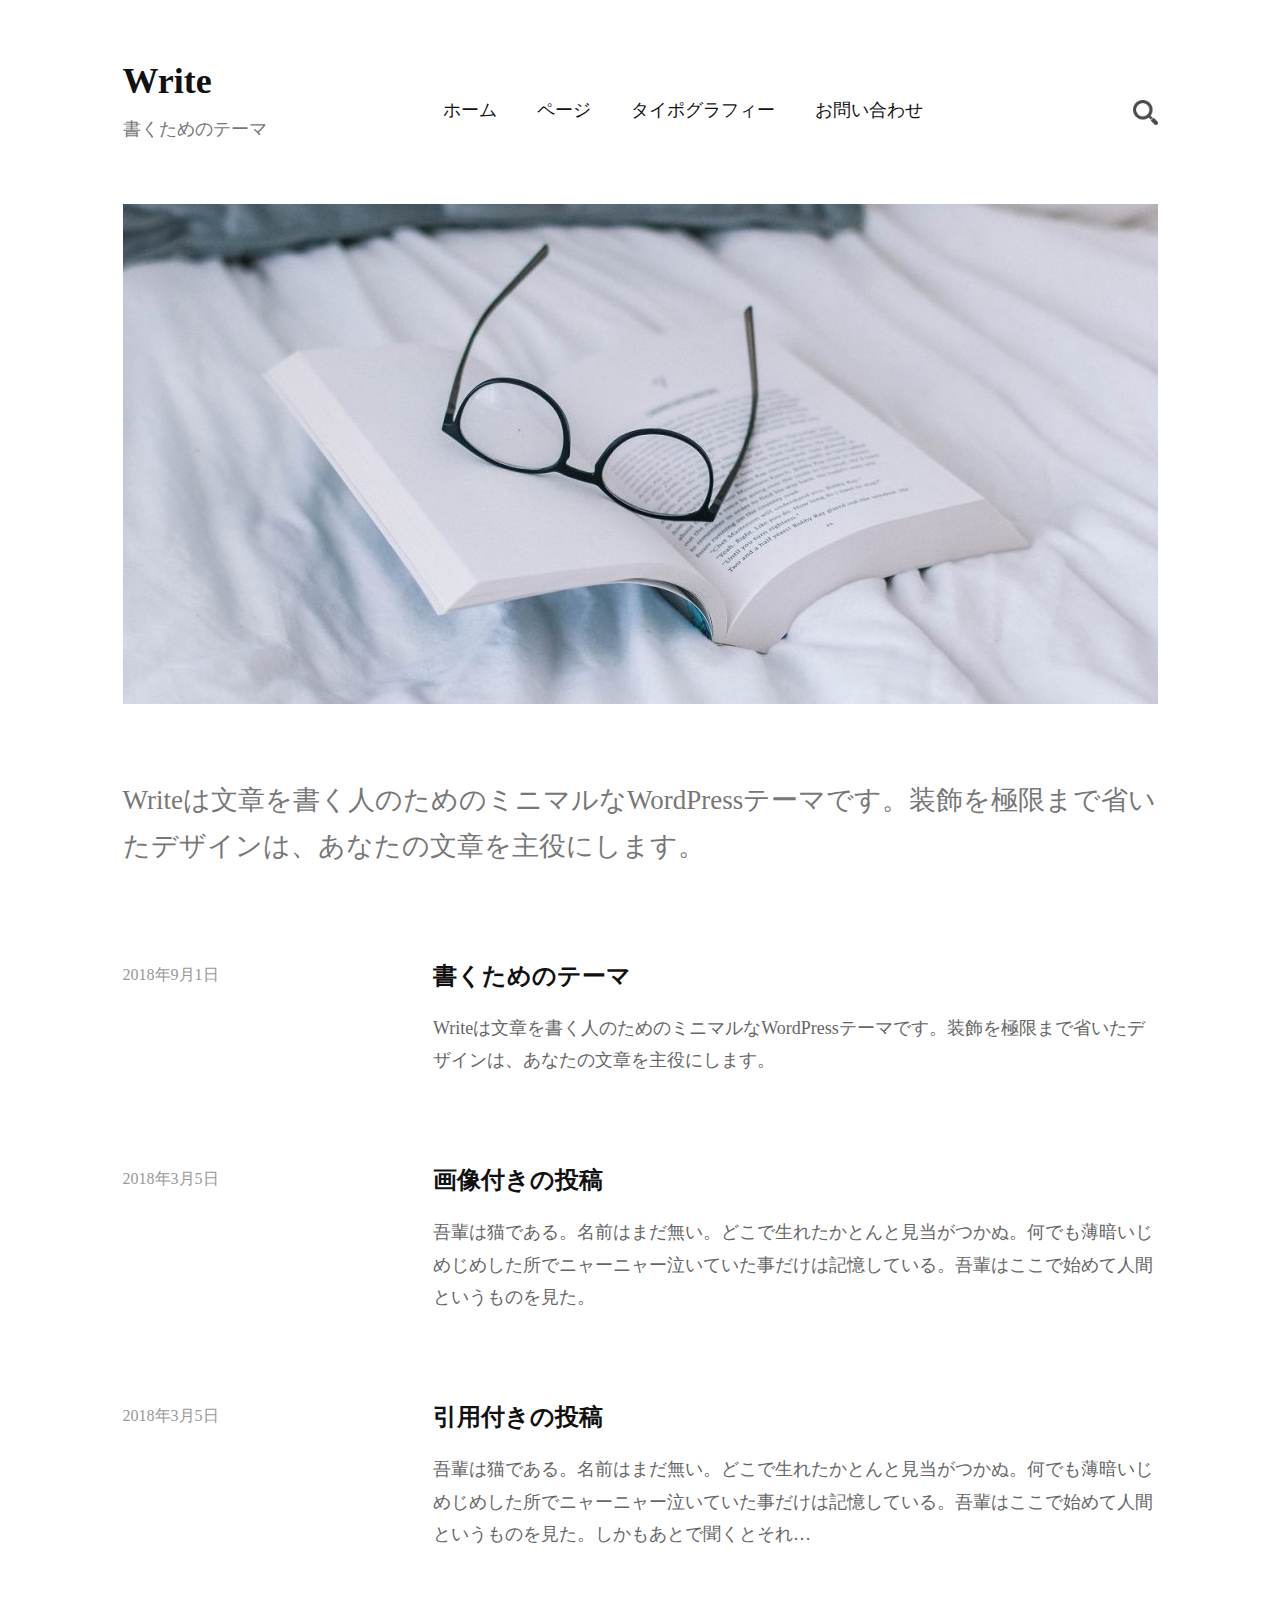
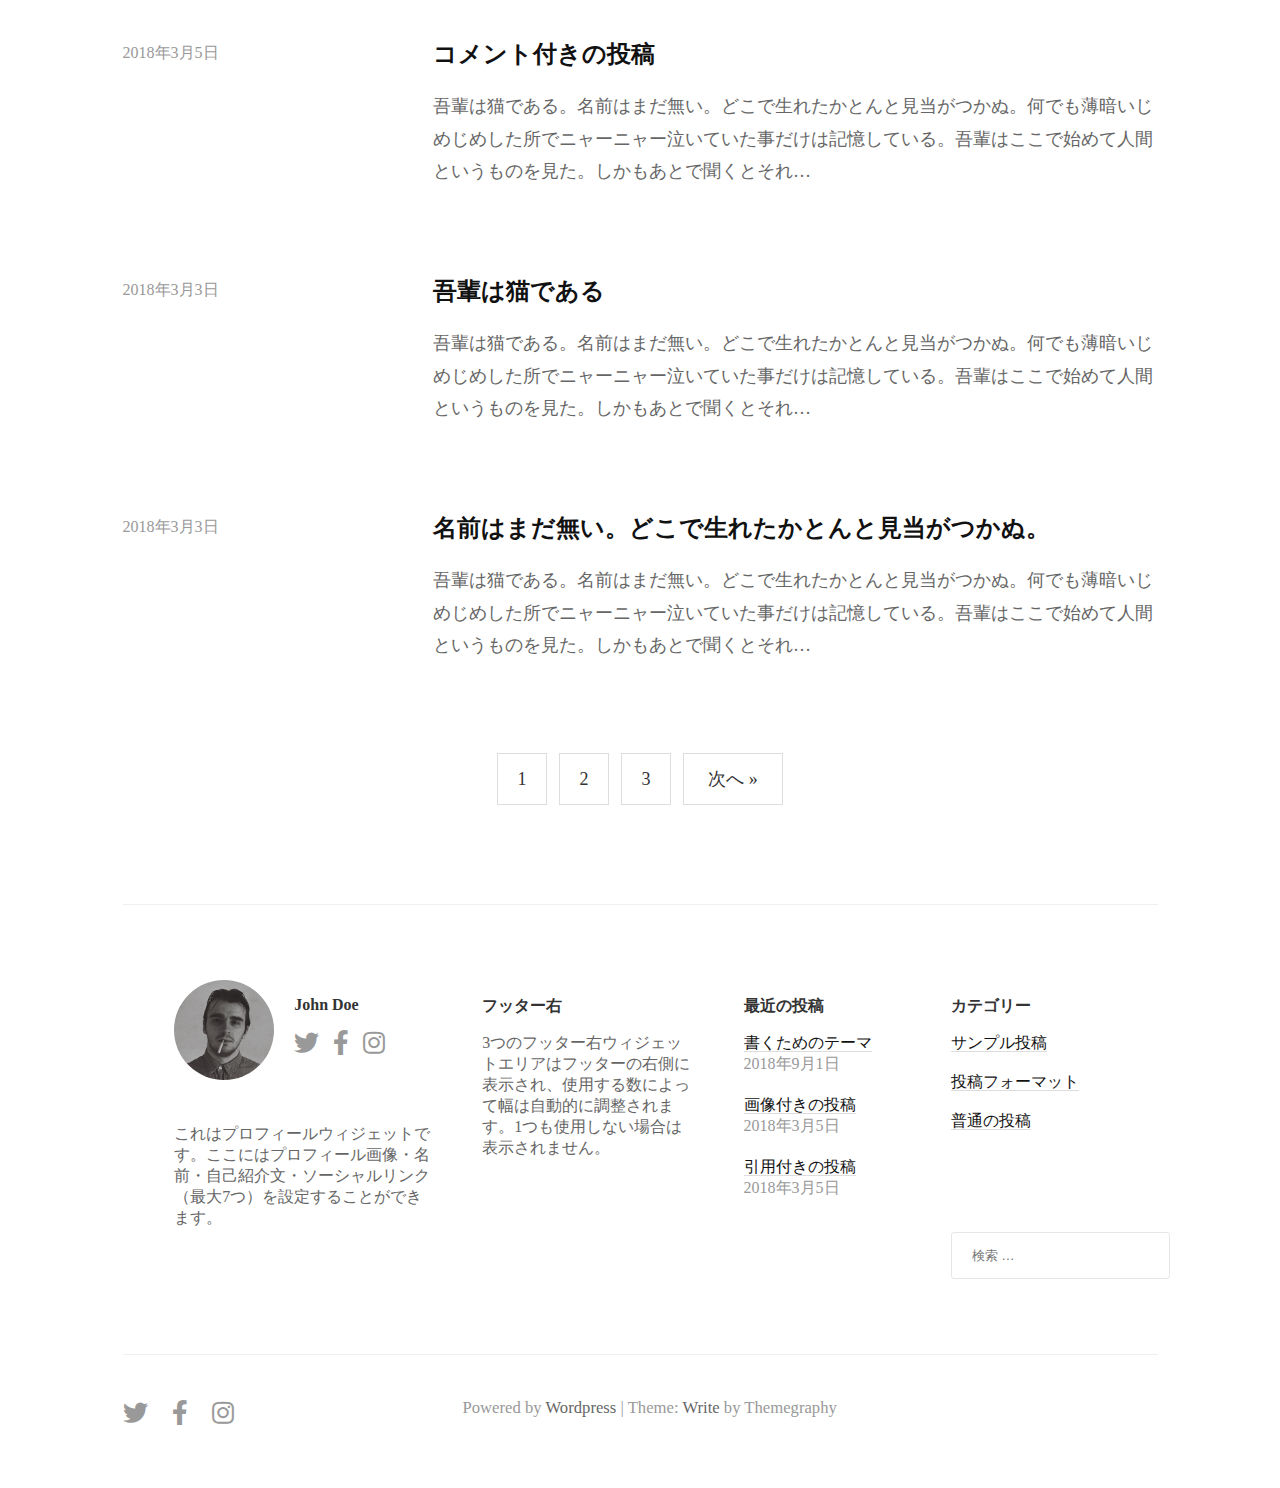
<file: index.html>
<!DOCTYPE html>
<html lang="ja">
    <head>
        <meta charset="utf-8">
        <meta name="viewport" content="width=device-width, initial-scale=1.0">
        <title>Write - 書くためのテーマ</title>
        <link rel="stylesheet" href="https://use.fontawesome.com/releases/v5.6.1/css/all.css">
        <link rel="stylesheet" href="styles.css">
        <link rel="stylesheet" href="responsive.css">
    </head>
    <body>
        <div class="wrapper">
            <header>
                <h1>
                    <a href="#">
                        Write<br>
                        <span>書くためのテーマ</span>
                    </a>
                </h1>
                <div class="header-menu">
                    <i class="fas fa-bars"></i>
                </div>
                <ul>
                    <li><a href="#">ホーム</a></li>
                    <li><a href="#">ページ</a></li>
                    <li><a href="#">タイポグラフィー</a></li>
                    <li><a href="#">お問い合わせ</a></li>
                </ul>
                <a class="glass" href="#">
                    <img src="search.png">
                </a>
            </header>

            <main>
                <img src="header.jpg">
                <p>Writeは文章を書く人のためのミニマルなWordPressテーマです。装飾を極限まで省いたデザインは、あなたの文章を主役にします。</p>
            </main>

            <div class="main2">
                <article>
                    <time>
                        <a href="#">2018年9月1日</a>
                    </time>
                    <div>
                        <h2>
                            <a href="#">書くためのテーマ</a>
                        </h2>
                        <p>Writeは文章を書く人のためのミニマルなWordPressテーマです。装飾を極限まで省いたデザインは、あなたの文章を主役にします。</p>
                    </div>
                </article>
                <article>
                    <time>
                        <a href="#">2018年3月5日</a>
                    </time>
                    <div>
                        <h2>
                            <a href="#">画像付きの投稿</a>
                        </h2>
                        <p>吾輩は猫である。名前はまだ無い。どこで生れたかとんと見当がつかぬ。何でも薄暗いじめじめした所でニャーニャー泣いていた事だけは記憶している。吾輩はここで始めて人間というものを見た。</p>
                    </div>
                </article>
                <article>
                    <time>
                        <a href="#">2018年3月5日</a>
                    </time>
                    <div>
                        <h2>
                            <a href="#">引用付きの投稿</a>
                        </h2>
                        <p>吾輩は猫である。名前はまだ無い。どこで生れたかとんと見当がつかぬ。何でも薄暗いじめじめした所でニャーニャー泣いていた事だけは記憶している。吾輩はここで始めて人間というものを見た。しかもあとで聞くとそれ…</p>
                    </div>
                </article>
                <article>
                    <time>
                        <a href="#">2018年3月5日</a>
                    </time>
                    <div>
                        <h2>
                            <a href="#">コメント付きの投稿</a>
                        </h2>
                        <p>吾輩は猫である。名前はまだ無い。どこで生れたかとんと見当がつかぬ。何でも薄暗いじめじめした所でニャーニャー泣いていた事だけは記憶している。吾輩はここで始めて人間というものを見た。しかもあとで聞くとそれ…</p>
                    </div>
                </article>
                <article>
                    <time>
                        <a href="#">2018年3月3日</a>
                    </time>
                    <div>
                        <h2>
                            <a href="#">吾輩は猫である</a>
                        </h2>
                        <p>吾輩は猫である。名前はまだ無い。どこで生れたかとんと見当がつかぬ。何でも薄暗いじめじめした所でニャーニャー泣いていた事だけは記憶している。吾輩はここで始めて人間というものを見た。しかもあとで聞くとそれ…</p>
                    </div>
                </article>
                <article>
                    <time>
                        <a href="#">2018年3月3日</a>
                    </time>
                    <div>
                        <h2>
                            <a href="#">名前はまだ無い。どこで生れたかとんと見当がつかぬ。</a>
                        </h2>
                        <p>吾輩は猫である。名前はまだ無い。どこで生れたかとんと見当がつかぬ。何でも薄暗いじめじめした所でニャーニャー泣いていた事だけは記憶している。吾輩はここで始めて人間というものを見た。しかもあとで聞くとそれ…</p>
                    </div>
                </article>
                <section class="number">
                    <p><a class="h-number h" href="#">1</a></p>
                    <p><a class="h-number h" href="#">2</a></p>
                    <p><a class="h-number h" href="#">3</a></p>
                    <p><a class="h-number rino" href="#">次へ »</a></p>
                </section>
            </div>

            <div class="main3">
                <div class="abcde a">
                    <div class="hirota">
                        <div class="profile-left">
                            <img src="profile.png">
                        </div>
                        <div class="profile-right">
                            <h3>John Doe</h3>
                            <a href="#">
                                <i class="fab fa-twitter"></i>
                            </a>
                            <a href="#">
                                <i class="fab fa-facebook-f"></i>
                            </a>
                            <a href="#">
                                <i class="fab fa-instagram"></i>
                            </a>
                        </div>
                    </div>
                    <p>これはプロフィールウィジェットです。ここにはプロフィール画像・名前・自己紹介文・ソーシャルリンク（最大7つ）を設定することができます。</p>
                </div>
                <div class="abcde b">
                    <h3>フッター右</h3>
                    <p>3つのフッター右ウィジェットエリアはフッターの右側に表示され、使用する数によって幅は自動的に調整されます。1つも使用しない場合は表示されません。</p>
                </div>
                <div class="abcde c">
                    <h3>最近の投稿</h3>
                    <div>
                        <a href="#">書くためのテーマ</a><br>
                        <time>2018年9月1日</time>
                    </div>
                     <div>
                        <a href="#">画像付きの投稿</a><br>
                        <time>2018年3月5日</time>
                    </div>
                    <div>
                        <a href="#">引用付きの投稿</a><br>
                        <time>2018年3月5日</time>
                     </div>
                </div>
                <div class="abcde d">
                    <h3>カテゴリー</h3>
                    <a href="#">サンプル投稿</a><br><br>
                    <a href="#">投稿フォーマット</a><br><br>
                    <a href="#">普通の投稿</a>
                    <input type="search" class="search" placeholder="検索 …">
                </div>
            </div>

            <footer>
                <div class="container">
                    <a href="#">
                        <i class="fab fa-twitter twitter"></i>
                    </a>
                    <a href="#">
                        <i class="fab fa-facebook-f facebook"></i>
                    </a>
                    <a href="#">
                        <i class="fab fa-instagram instagram"></i>
                    </a>
                </div>
                <p>
                    <small>
                        Powered by <a href="#">Wordpress</a> | Theme: <a href="#">Write</a> by Themegraphy
                    </small>
                </p>
            </footer>
        </div>
    </body>
</html>
</file>
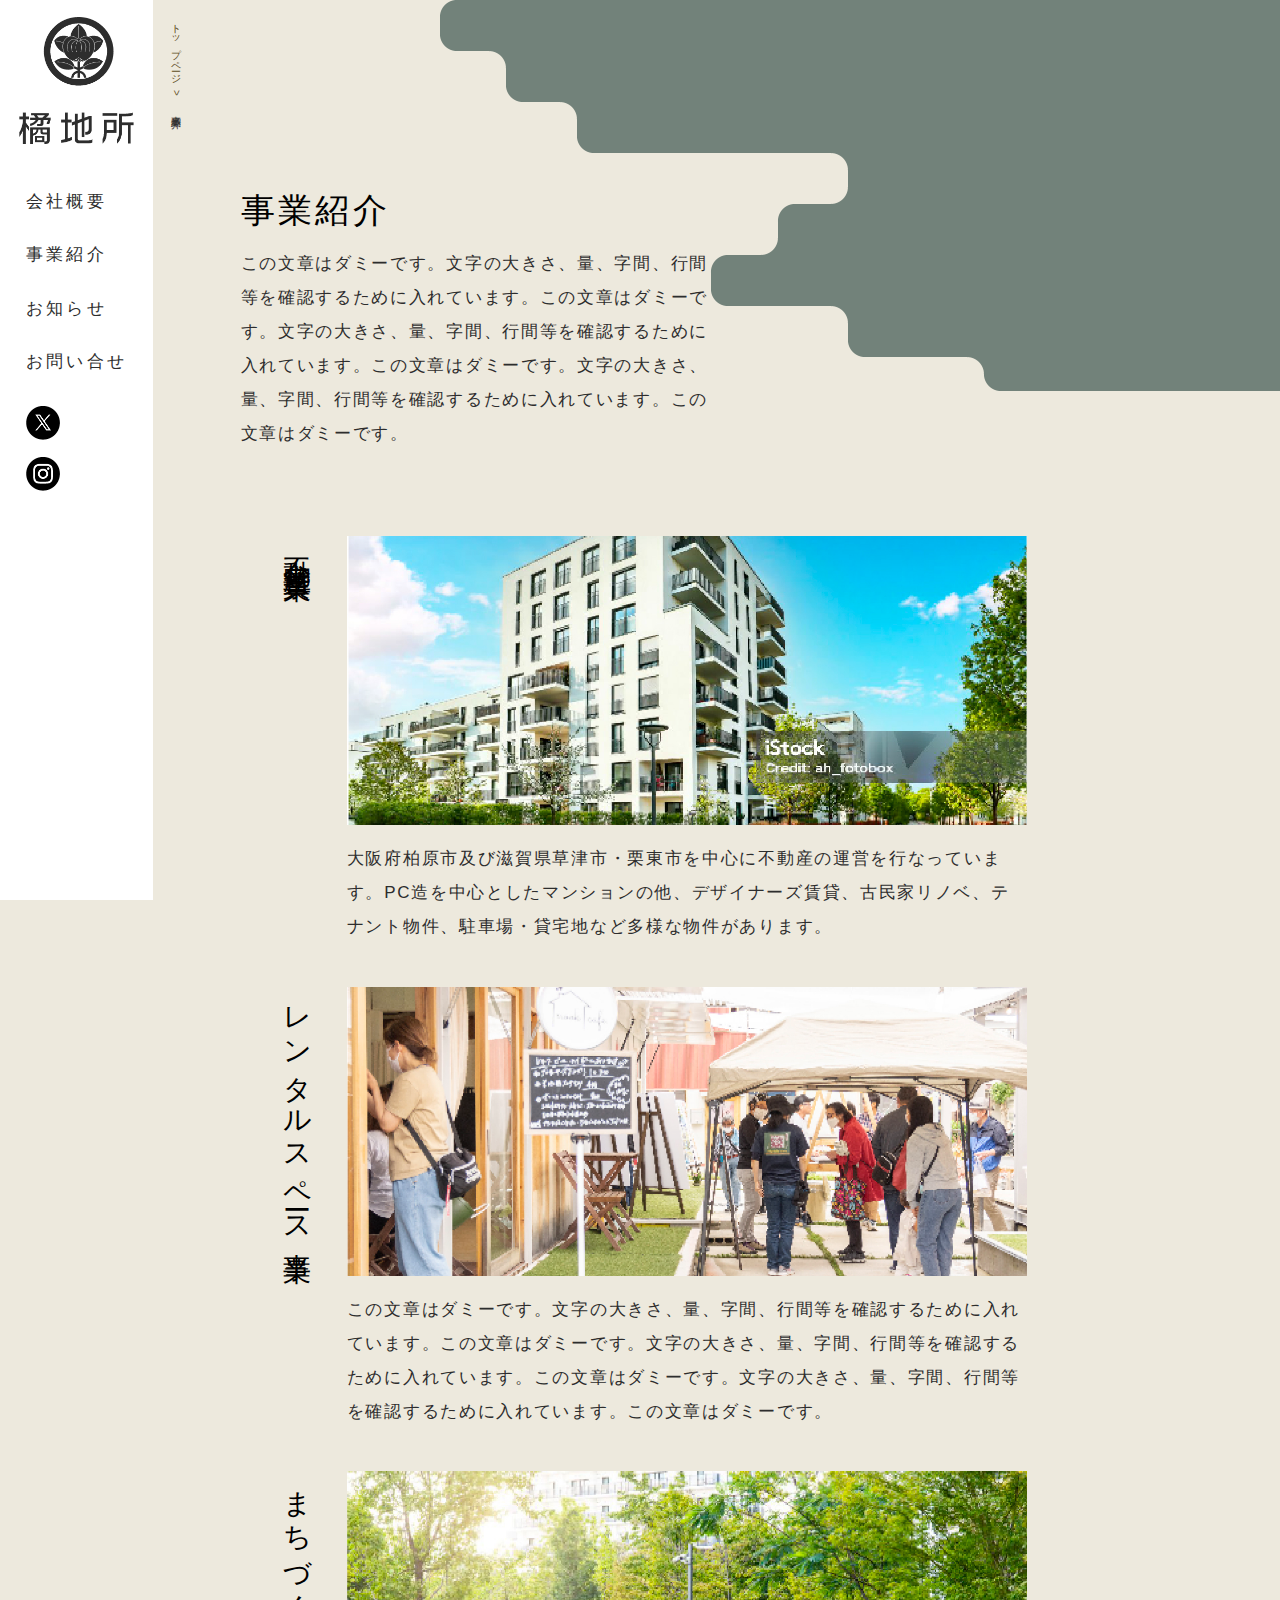
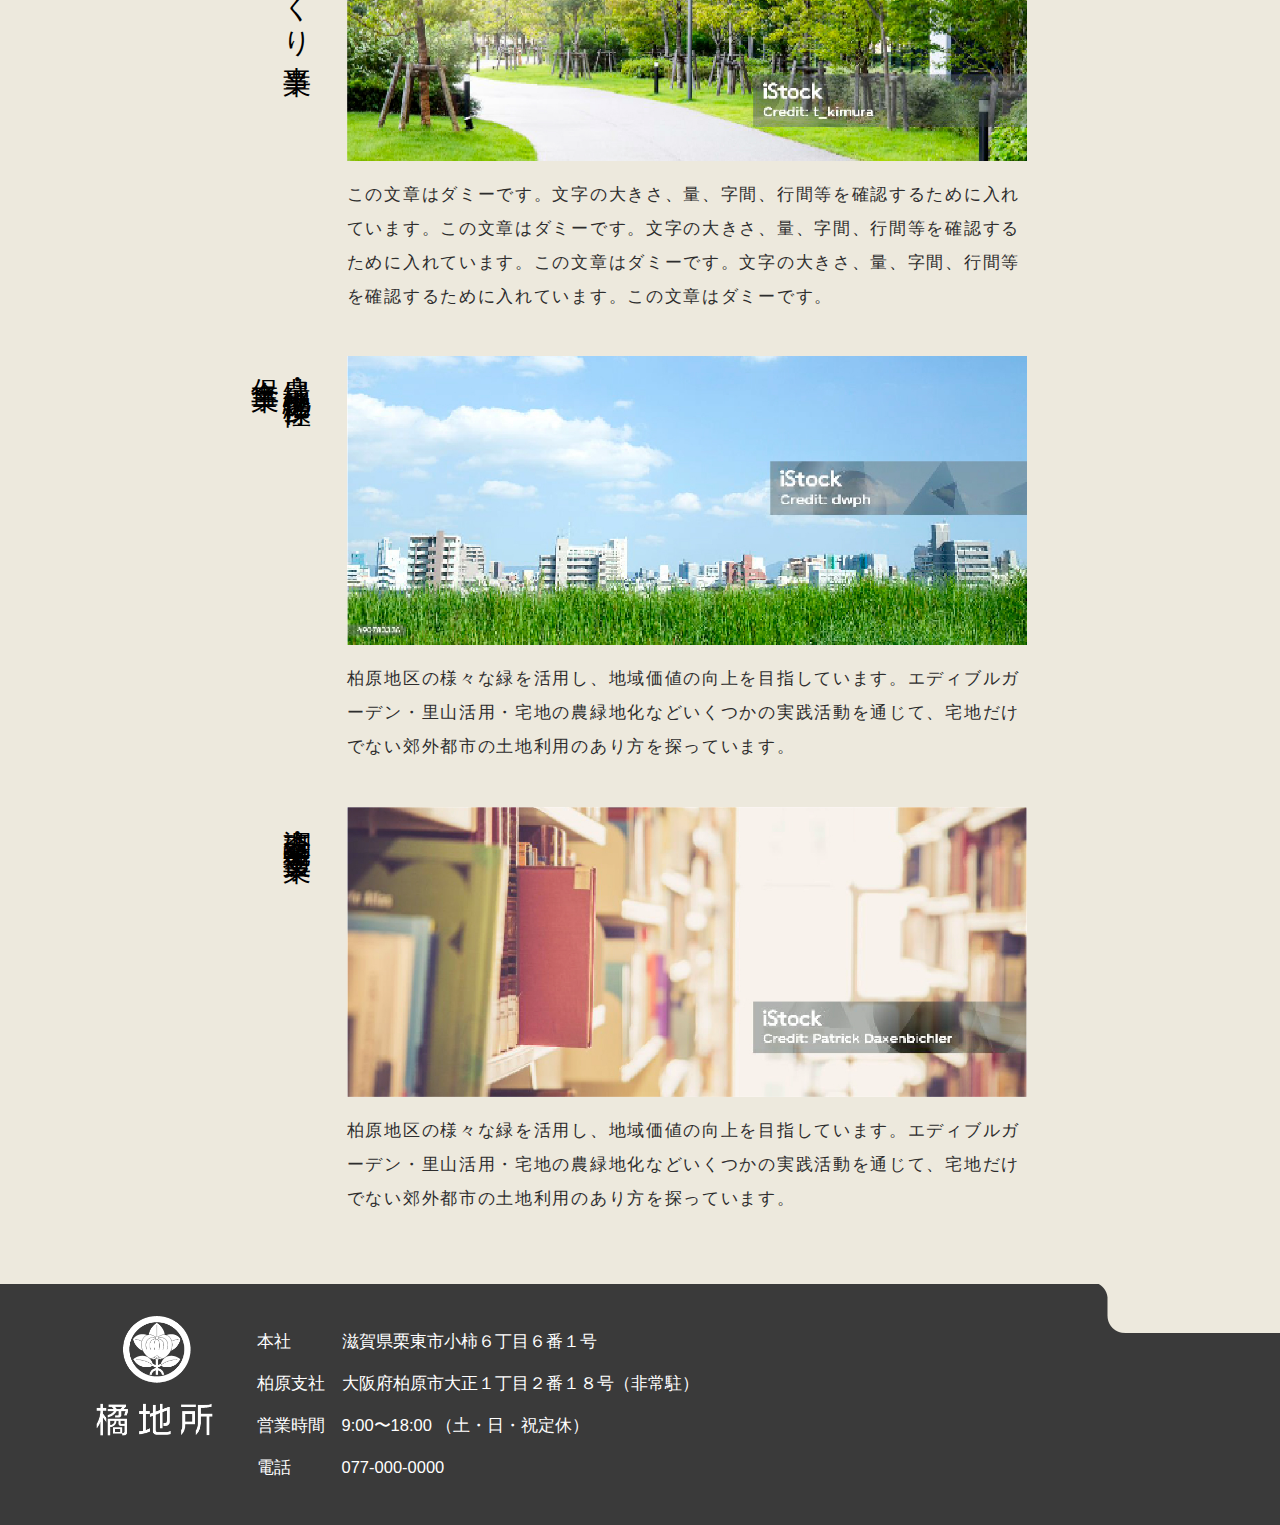
<file: biz.html>
<!DOCTYPE html>
<html lang="ja">

<head>
  <meta charset="UTF-8">
  <meta name="viewport" content="width=device-width, initial-scale=1.0">
  <title>Document</title>
  <!-- reset.css -->
  <link rel="stylesheet" href="assets/css/reset.css">
  <!-- animate.css -->
  <link rel="stylesheet" href="https://cdnjs.cloudflare.com/ajax/libs/animate.css/3.6.2/animate.min.css" />
  <!-- style.css -->
  <link rel="stylesheet" href="assets/css/style.css">
</head>

<body>
  <header class="header">
    <h1 class="header__title">
      <a href="#" class="header__title--link">
        <img src="assets/images/logo.png" alt="橘地所">
      </a>
    </h1>
    <ul class="header__list">
      <li class="header__item">
        <a href="/company.html" class="header__item--link">会社概要</a>
      </li>
      <li class="header__item">
        <a href="/biz.html" class="header__item--link">事業紹介</a>
      </li>
      <li class="header__item">
        <a href="/news.html" class="header__item--link">お知らせ</a>
      </li>
      <li class="header__item">
        <a href="/contact.html" class="header__item--link">お問い合せ</a>
      </li>
    </ul>
    <ul class="header__list2">
      <li class="header__item2">
        <a href="#" class="header__item2--link">
          <img src="assets/images/twitter.png" alt="Twitter">
        </a>
      </li>
      <li class="header__item2">
        <a href="#" class="header__item2--link">
          <img src="assets/images/insta.png" alt="Instagram">
        </a>
      </li>
    </ul>
    <div class="header__hamburger">
      <span class="header__line"></span>
      <span class="header__line"></span>
      <span class="header__line"></span>
    </div>
  </header>

  <aside class="drawer">
    <div class="container">
      <ul class="drawer__list">
        <li class="drawer__item">
          <a href="#" class="drawer__item--link">トップページ</a>
        </li>
        <li class="drawer__item">
          <a href="/company.html" class="drawer__item--link">会社概要</a>
        </li>
        <li class="drawer__item">
          <a href="/biz.html" class="drawer__item--link">事業紹介</a>
        </li>
        <li class="drawer__item">
          <a href="/news.html" class="drawer__item--link">お知らせ</a>
        </li>
        <li class="drawer__item">
          <a href="/contact.html" class="drawer__item--link">お問い合わせ</a>
        </li>
      </ul>
      <ul class="drawer__list2">
        <li class="drawer__item2">
          <a href="#" class="drawer__item2--link">
            <img src="assets/images/twitter.png" alt="Twitter">
          </a>
        </li>
        <li class="drawer__item2">
          <a href="#" class="drawer__item2--link">
            <img src="assets/images/insta.png" alt="Instagram">
          </a>
        </li>
        <li class="drawer__item2">
          <a href="#" class="drawer__item2--link">
            <img src="assets/images/tel.png" alt="Tel">
            <p class="drawer__tel">077-0000-0000</p>
          </a>
        </li>
      </ul>
    </div>
  </aside>

  <main class="Biz">
    <div class="bread">
      <p class="bread__text">トップページ</p>
      <p class="bread__text">　>　</p>
      <p class="bread__text">
        <a href="#" class="bread__text--link">事業紹介</a>
      </p>
    </div>

    <div class="mv">
      <div class="mv__bg wow animated fadeInUp" data-wow-delay="1s"></div>
      <div class="container">
        <h2 class="mv__title wow animated fadeInUp" data-wow-delay="1.5s">事業紹介</h2>
        <p class="mv__text wow animated fadeInUp" data-wow-delay="1.5s">
          この文章はダミーです。文字の大きさ、量、字間、行間等を確認するために入れています。この文章はダミーです。文字の大きさ、量、字間、行間等を確認するために入れています。この文章はダミーです。文字の大きさ、量、字間、行間等を確認するために入れています。この文章はダミーです。
        </p>
      </div>
    </div>

    <section class="intro">
      <div class="container">
        <div class="intro__boxs">
          <div class="intro__box wow animated fadeInUp" data-wow-delay="1.5s">
            <h3 class="intro__title">不動産賃貸事業</h3>
            <div class="intro__area">
              <div class="intro__picture">
                <img src="assets/images/intro.jpg" alt="不動産賃貸事業">
              </div>
              <p class="intro__text">
                大阪府柏原市及び滋賀県草津市・栗東市を中心に不動産の運営を行なっています。PC造を中心としたマンションの他、デザイナーズ賃貸、古民家リノベ、テナント物件、駐車場・貸宅地など多様な物件があります。</p>
            </div>
          </div>
          <div class="intro__box wow animated fadeInUp" data-wow-delay="1.5s">
            <h3 class="intro__title">レンタルスペース事業</h3>
            <div class="intro__area">
              <div class="intro__picture">
                <img src="assets/images/intro2.jpg" alt="レンタルスペース事業">
              </div>
              <p class="intro__text">
                この文章はダミーです。文字の大きさ、量、字間、行間等を確認するために入れています。この文章はダミーです。文字の大きさ、量、字間、行間等を確認するために入れています。この文章はダミーです。文字の大きさ、量、字間、行間等を確認するために入れています。この文章はダミーです。
              </p>
            </div>
          </div>
          <div class="intro__box wow animated fadeInUp" data-wow-delay="1.5s">
            <h3 class="intro__title">まちづくり事業</h3>
            <div class="intro__area">
              <div class="intro__picture">
                <img src="assets/images/intro3.jpg" alt="まちづくり事業">
              </div>
              <p class="intro__text">
                この文章はダミーです。文字の大きさ、量、字間、行間等を確認するために入れています。この文章はダミーです。文字の大きさ、量、字間、行間等を確認するために入れています。この文章はダミーです。文字の大きさ、量、字間、行間等を確認するために入れています。この文章はダミーです。
              </p>
            </div>
          </div>
          <div class="intro__box wow animated fadeInUp" data-wow-delay="1.5s">
            <h3 class="intro__title">
              農緑地・生物多様性<br>
              保全事業
            </h3>
            <div class="intro__area">
              <div class="intro__picture">
                <img src="assets/images/intro4.jpg" alt="農緑地・生物多様性保全事業">
              </div>
              <p class="intro__text">
                柏原地区の様々な緑を活用し、地域価値の向上を目指しています。エディブルガーデン・里山活用・宅地の農緑地化などいくつかの実践活動を通じて、宅地だけでない郊外都市の土地利用のあり方を探っています。</p>
            </div>
          </div>
          <div class="intro__box wow animated fadeInUp" data-wow-delay="1.5s">
            <h3 class="intro__title">調査研究・学術支援事業</h3>
            <div class="intro__area">
              <div class="intro__picture">
                <img src="assets/images/intro5.jpg" alt="調査研究・学術支援事業">
              </div>
              <p class="intro__text">
                柏原地区の様々な緑を活用し、地域価値の向上を目指しています。エディブルガーデン・里山活用・宅地の農緑地化などいくつかの実践活動を通じて、宅地だけでない郊外都市の土地利用のあり方を探っています。</p>
            </div>
          </div>
        </div>
      </div>
    </section>
  </main>

  <footer class="footer">
    <div class="container">
      <div class="footer__box">
        <h1 class="footer__title">
          <a href="#" class="footer__title--link">
            <img src="assets/images/logo-w.png" alt="橘地所">
          </a>
        </h1>
        <div class="footer__textContents">
          <div class="footer__row">
            <p class="footer__left">本社</p>
            <p class="footer__right">滋賀県栗東市小柿６丁目６番１号</p>
          </div>
          <div class="footer__row">
            <p class="footer__left">柏原支社</p>
            <p class="footer__right">大阪府柏原市大正１丁目２番１８号（非常駐）</p>
          </div>
          <div class="footer__row">
            <p class="footer__left">営業時間</p>
            <p class="footer__right">9:00〜18:00 （土・日・祝定休）</p>
          </div>
          <div class="footer__row">
            <p class="footer__left">電話</p>
            <p class="footer__right">077-000-0000</p>
          </div>
        </div>
      </div>
    </div>
    <div class="footer__bg"></div>
  </footer>

  <!-- SAKURA Font -->
  <script type="text/javascript" src="//webfonts.sakura.ne.jp/js/sakurav3.js"></script>
  <!-- jQuery -->
  <script src="https://code.jquery.com/jquery-3.7.1.min.js"
    integrity="sha256-/JqT3SQfawRcv/BIHPThkBvs0OEvtFFmqPF/lYI/Cxo=" crossorigin="anonymous"></script>
  <!-- wow.js -->
  <script src="https://cdnjs.cloudflare.com/ajax/libs/wow/1.1.2/wow.min.js"></script>
  <!-- script.js -->
  <script src="assets/js/script.js"></script>
</body>

</html>
</file>
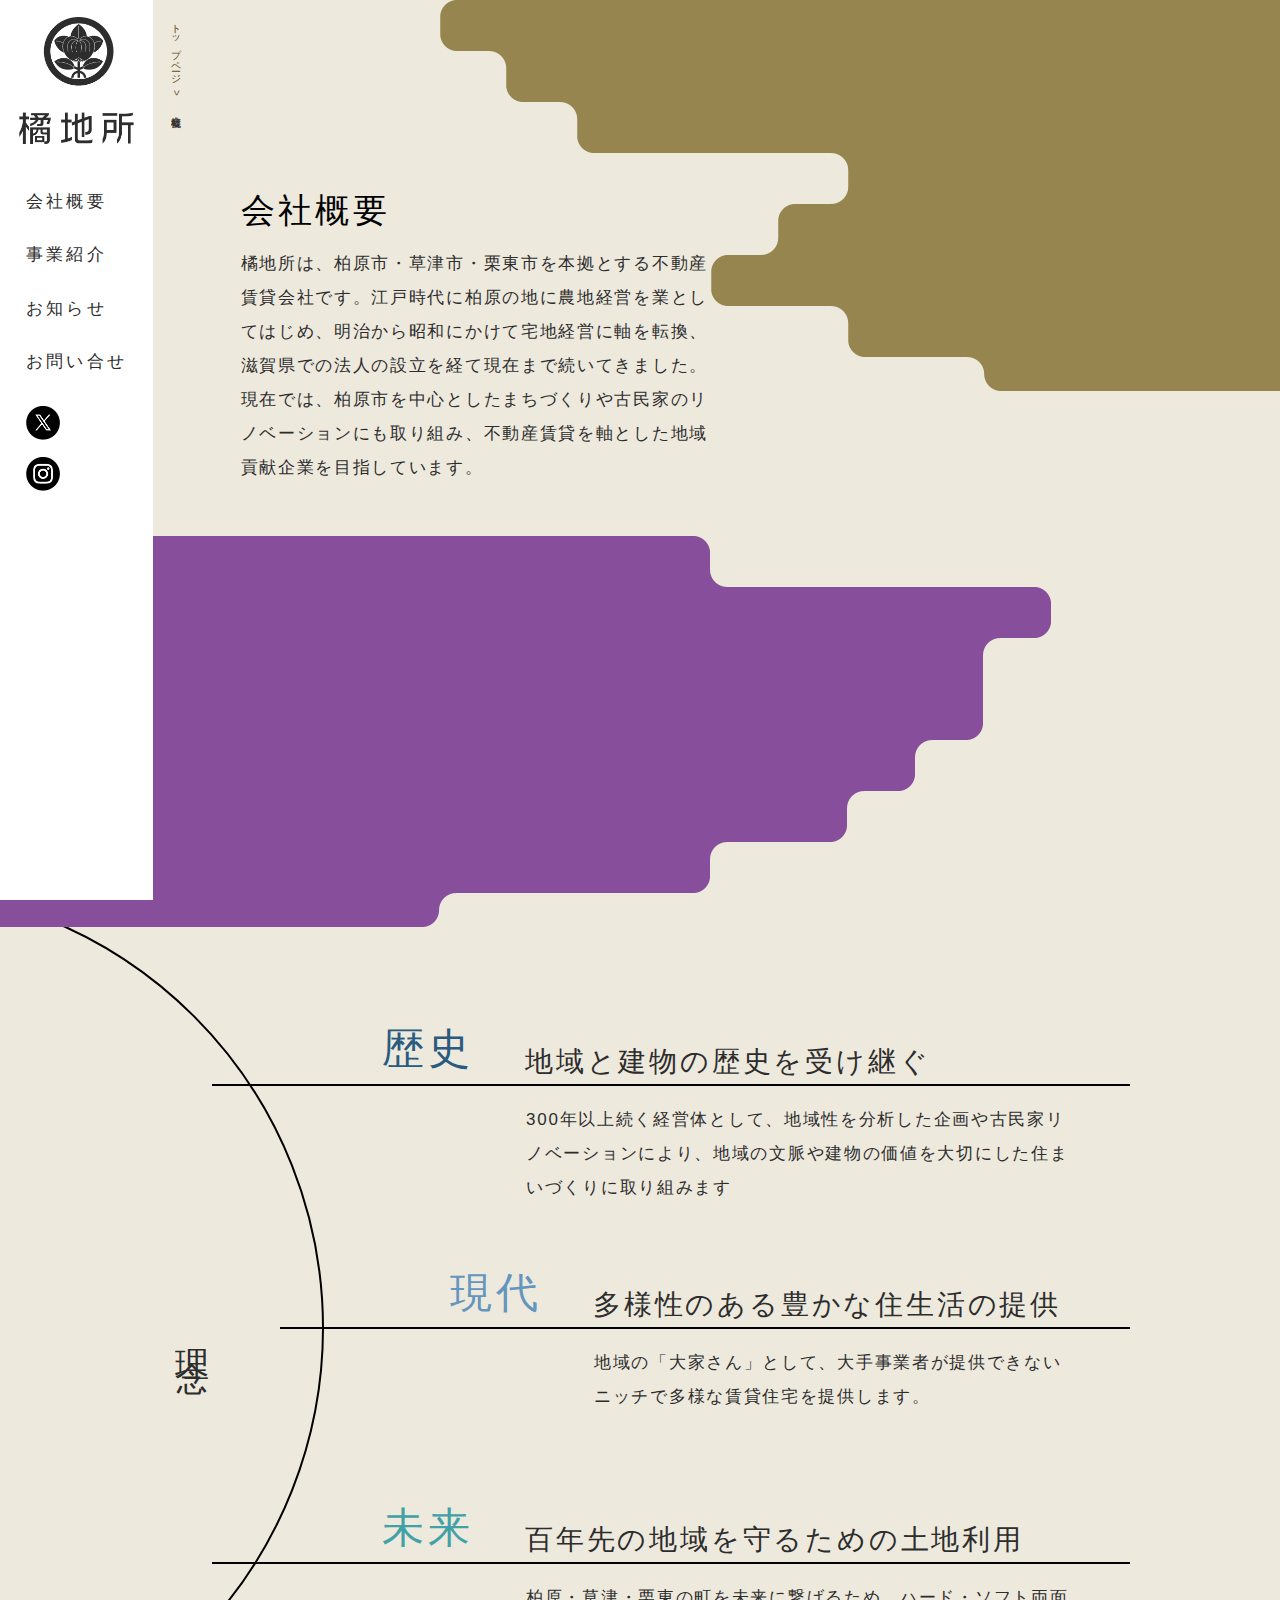
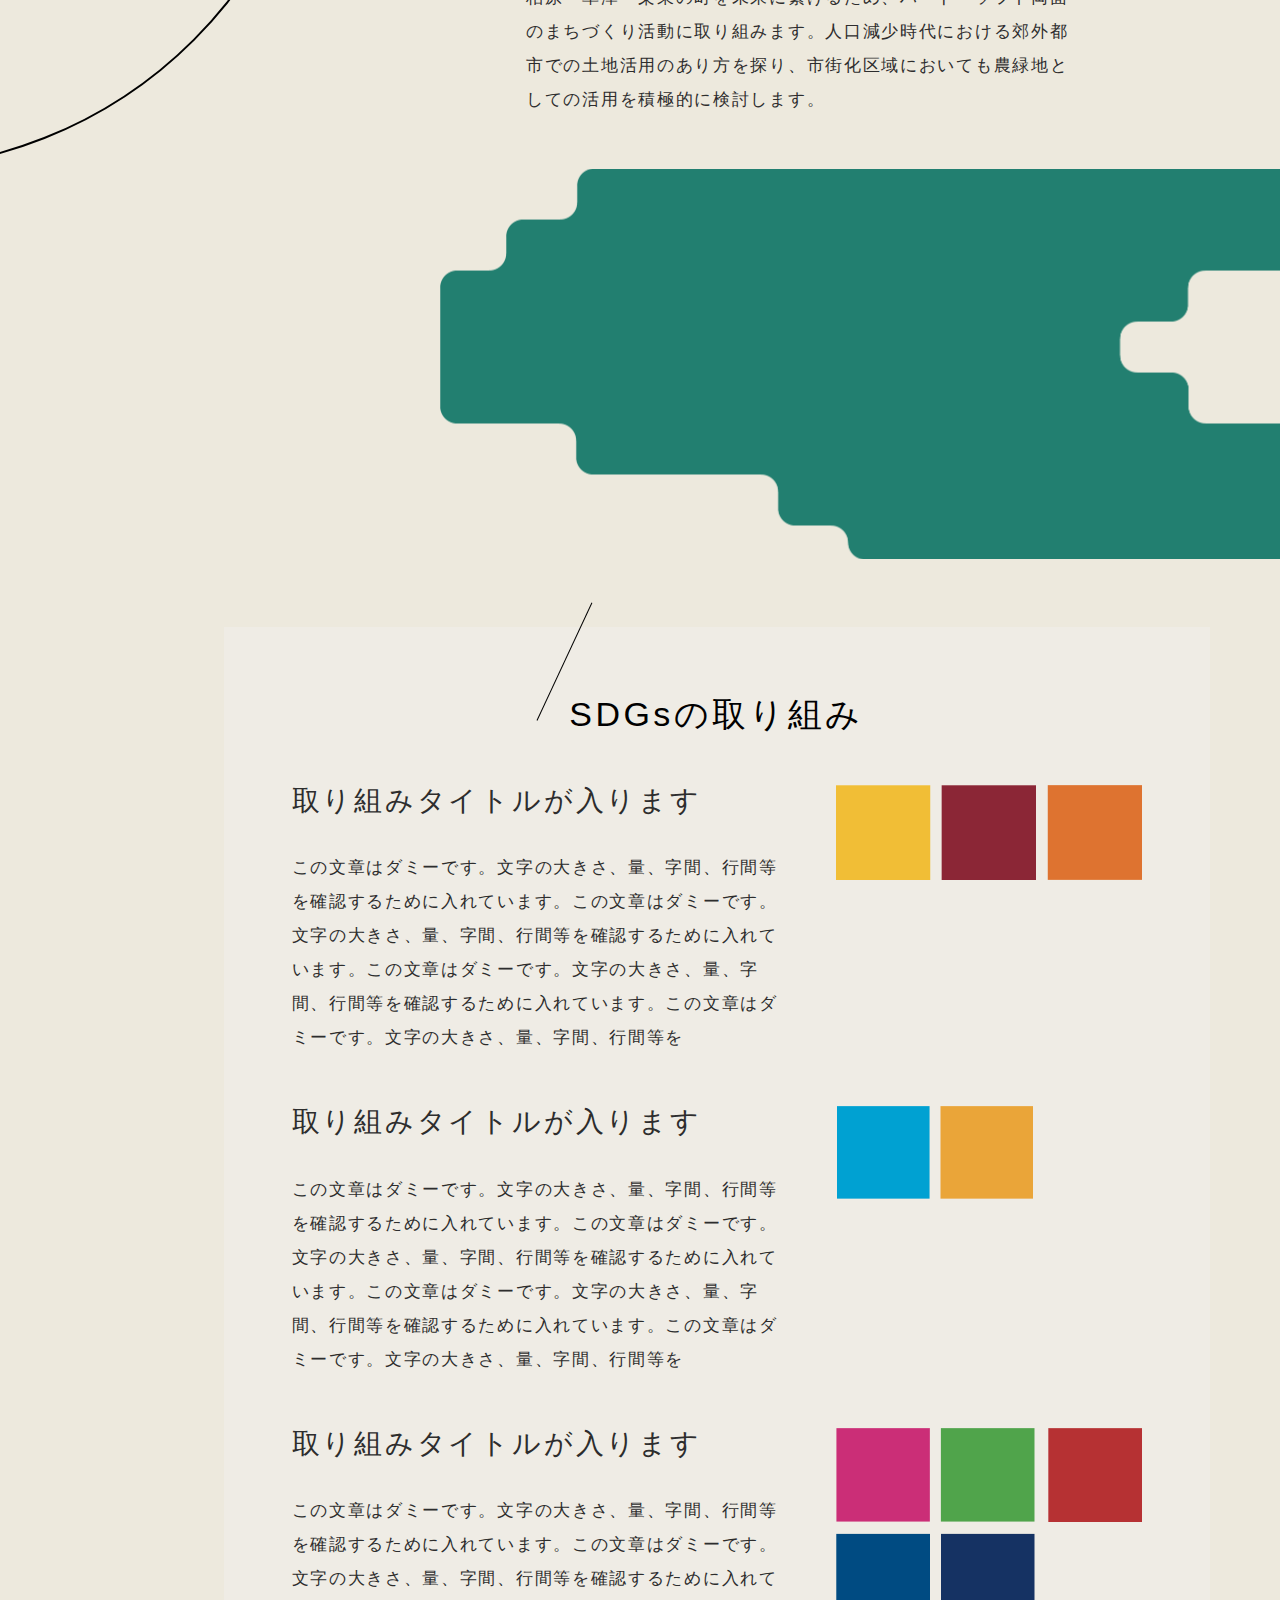
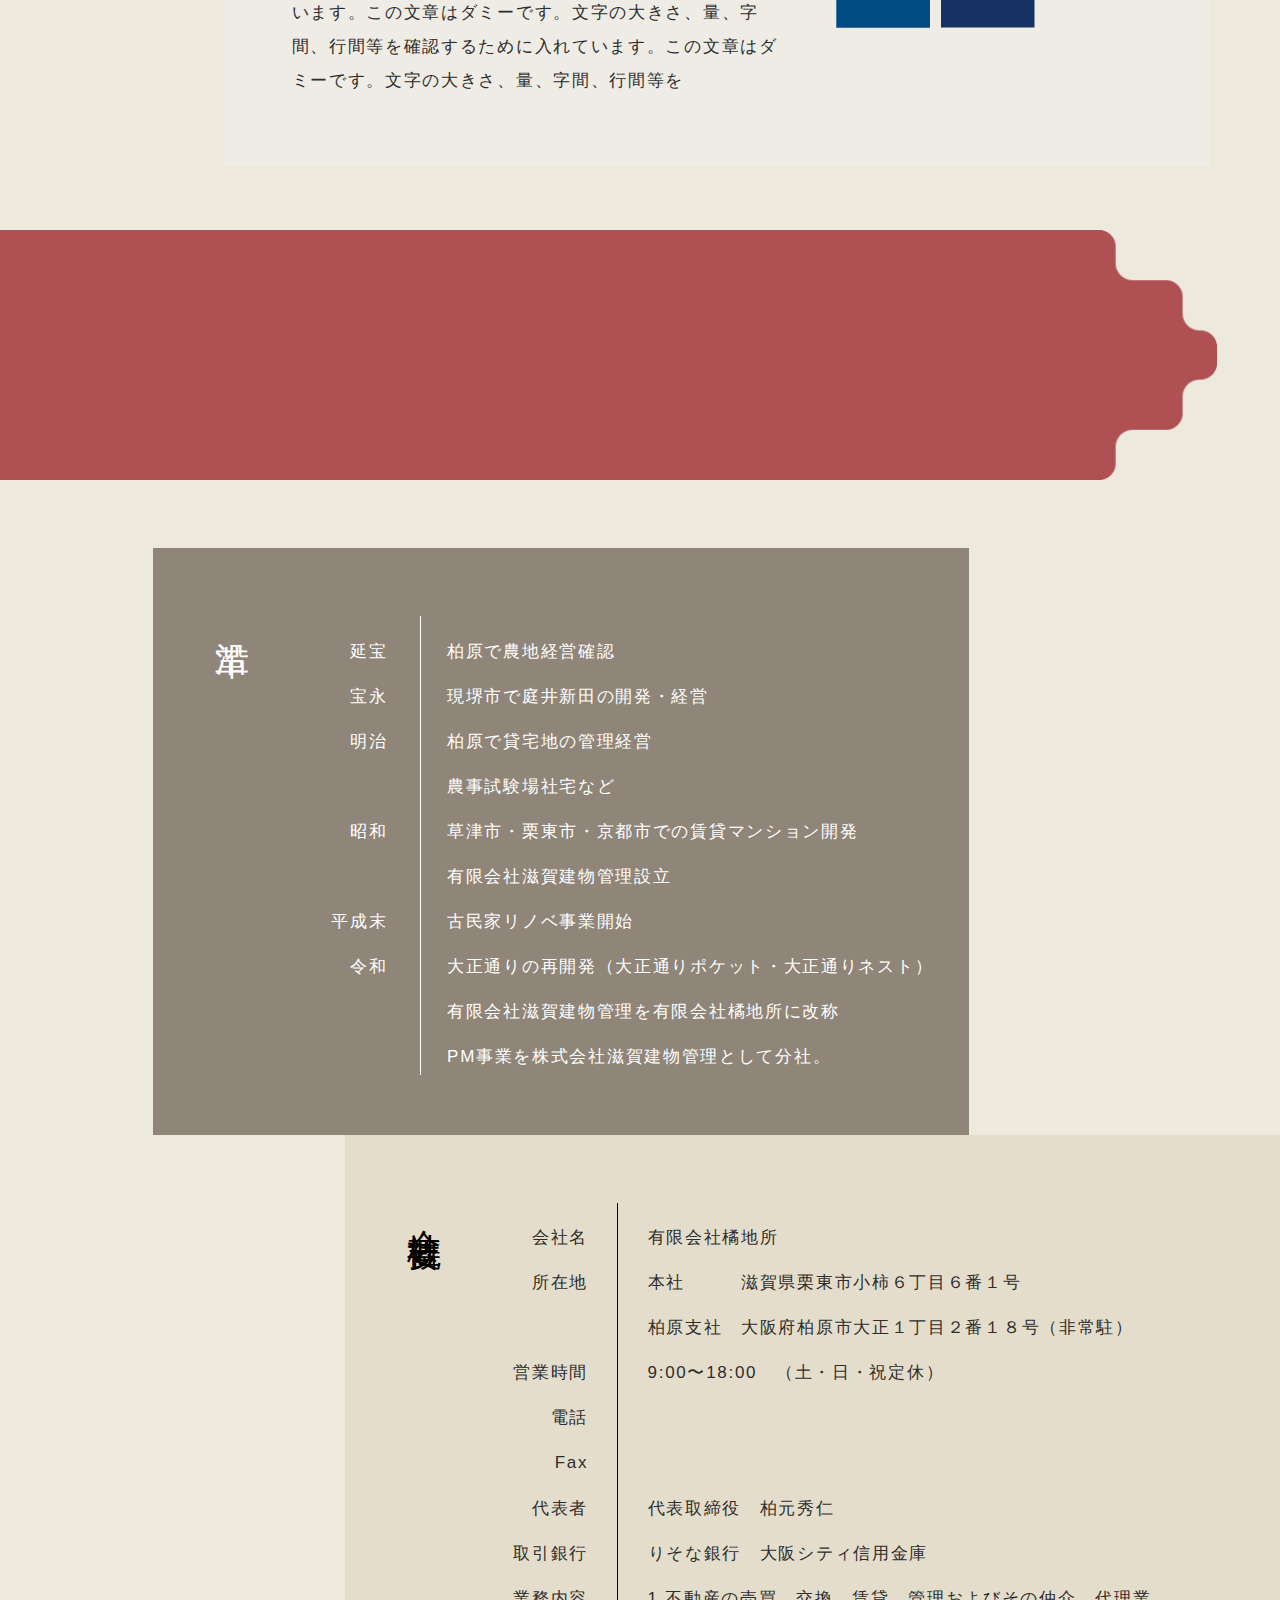
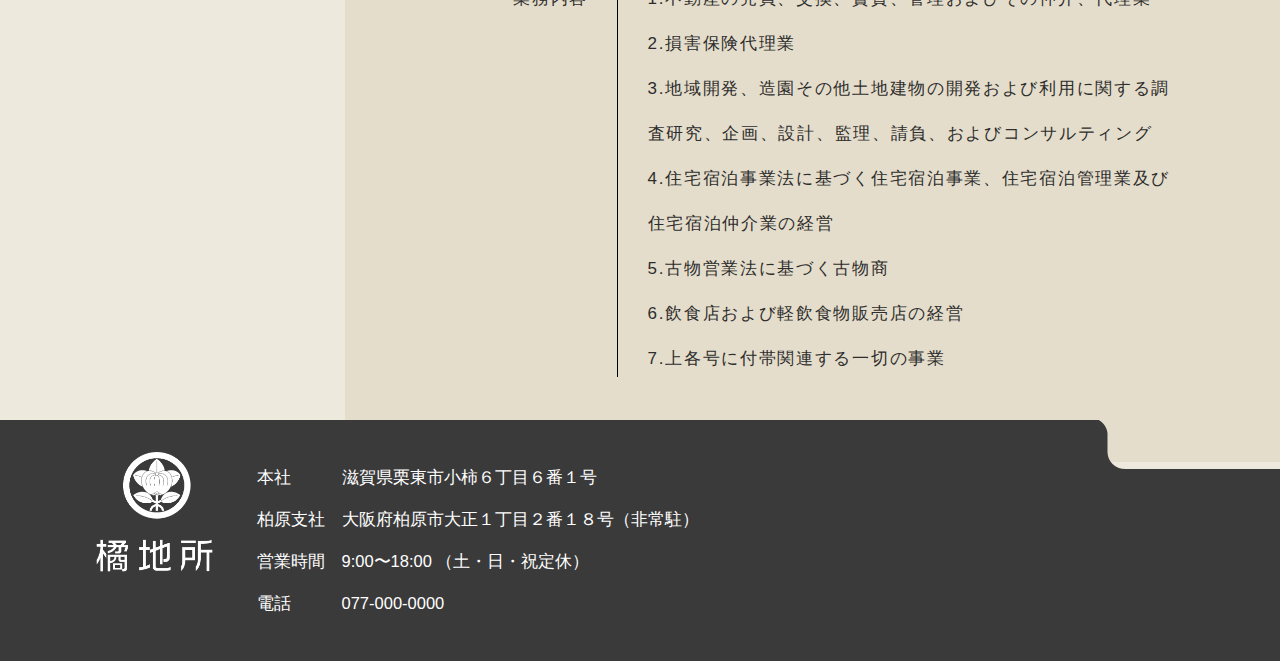
<file: company.html>
<!DOCTYPE html>
<html lang="ja">

<head>
  <meta charset="UTF-8">
  <meta name="viewport" content="width=device-width, initial-scale=1.0">
  <title>Document</title>
  <!-- reset.css -->
  <link rel="stylesheet" href="assets/css/reset.css">
  <!-- animate.css -->
  <link rel="stylesheet" href="https://cdnjs.cloudflare.com/ajax/libs/animate.css/3.6.2/animate.min.css" />
  <!-- style.css -->
  <link rel="stylesheet" href="assets/css/style.css">
</head>

<body>
  <header class="header">
    <h1 class="header__title">
      <a href="#" class="header__title--link">
        <img src="assets/images/logo.png" alt="橘地所">
      </a>
    </h1>
    <ul class="header__list">
      <li class="header__item">
        <a href="/company.html" class="header__item--link">会社概要</a>
      </li>
      <li class="header__item">
        <a href="/biz.html" class="header__item--link">事業紹介</a>
      </li>
      <li class="header__item">
        <a href="/news.html" class="header__item--link">お知らせ</a>
      </li>
      <li class="header__item">
        <a href="/contact.html" class="header__item--link">お問い合せ</a>
      </li>
    </ul>
    <ul class="header__list2">
      <li class="header__item2">
        <a href="#" class="header__item2--link">
          <img src="assets/images/twitter.png" alt="Twitter">
        </a>
      </li>
      <li class="header__item2">
        <a href="#" class="header__item2--link">
          <img src="assets/images/insta.png" alt="Instagram">
        </a>
      </li>
    </ul>
    <div class="header__hamburger">
      <span class="header__line"></span>
      <span class="header__line"></span>
      <span class="header__line"></span>
    </div>
  </header>

  <aside class="drawer">
    <div class="container">
      <ul class="drawer__list">
        <li class="drawer__item">
          <a href="#" class="drawer__item--link">トップページ</a>
        </li>
        <li class="drawer__item">
          <a href="/company.html" class="drawer__item--link">会社概要</a>
        </li>
        <li class="drawer__item">
          <a href="/biz.html" class="drawer__item--link">事業紹介</a>
        </li>
        <li class="drawer__item">
          <a href="/news.html" class="drawer__item--link">お知らせ</a>
        </li>
        <li class="drawer__item">
          <a href="/contact.html" class="drawer__item--link">お問い合わせ</a>
        </li>
      </ul>
      <ul class="drawer__list2">
        <li class="drawer__item2">
          <a href="#" class="drawer__item2--link">
            <img src="assets/images/twitter.png" alt="Twitter">
          </a>
        </li>
        <li class="drawer__item2">
          <a href="#" class="drawer__item2--link">
            <img src="assets/images/insta.png" alt="Instagram">
          </a>
        </li>
        <li class="drawer__item2">
          <a href="#" class="drawer__item2--link">
            <img src="assets/images/tel.png" alt="Tel">
            <p class="drawer__tel">077-0000-0000</p>
          </a>
        </li>
      </ul>
    </div>
  </aside>

  <main class="Company">
    <div class="bread">
      <p class="bread__text">トップページ</p>
      <p class="bread__text">　>　</p>
      <p class="bread__text">
        <a href="#" class="bread__text--link">会社概要</a>
      </p>
    </div>

    <div class="mv">
      <div class="mv__bg wow animated fadeInUp" data-wow-delay="1s"></div>
      <div class="container">
        <h2 class="mv__title wow animated fadeInUp" data-wow-delay="1.5s">会社概要</h2>
        <p class="mv__text wow animated fadeInUp" data-wow-delay="1.5s">
          橘地所は、柏原市・草津市・栗東市を本拠とする不動産賃貸会社です。江戸時代に柏原の地に農地経営を業としてはじめ、明治から昭和にかけて宅地経営に軸を転換、滋賀県での法人の設立を経て現在まで続いてきました。<br>
          現在では、柏原市を中心としたまちづくりや古民家のリノベーションにも取り組み、不動産賃貸を軸とした地域貢献企業を目指しています。
        </p>
      </div>
      <div class="mv__bg2 wow animated fadeInUp" data-wow-delay="1.5s"></div>
    </div>

    <section class="idea">
      <div class="container">
        <div class="idea__area wow animated fadeInUp" data-wow-delay="1.5s">
          <div class="idea__left">
            <h2 class="idea__title">理念</h2>
          </div>
          <div class="idea__right">
            <div class="idea__box">
              <div class="idea__header">
                <h3 class="idea__ttl text-blue">歴史</h3>
                <p class="idea__lead">地域と建物の歴史を受け継ぐ</p>
              </div>
              <p class="idea__text">300年以上続く経営体として、地域性を分析した企画や古民家リノベーションにより、地域の文脈や建物の価値を大切にした住まいづくりに取り組みます</p>
            </div>
            <div class="idea__box">
              <div class="idea__header">
                <h3 class="idea__ttl text-skyblue">現代</h3>
                <p class="idea__lead">多様性のある豊かな<br class="is-sp">住生活の提供</p>
              </div>
              <p class="idea__text">地域の「大家さん」として、大手事業者が提供できないニッチで多様な賃貸住宅を提供します。</p>
            </div>
            <div class="idea__box">
              <div class="idea__header">
                <h3 class="idea__ttl text-green">未来</h3>
                <p class="idea__lead">百年先の地域を守るための<br class="is-sp">土地利用</p>
              </div>
              <p class="idea__text">
                柏原・草津・栗東の町を未来に繋げるため、ハード・ソフト両面のまちづくり活動に取り組みます。人口減少時代における郊外都市での土地活用のあり方を探り、市街化区域においても農緑地としての活用を積極的に検討します。
              </p>
            </div>
          </div>
        </div>
      </div>
      <div class="idea__bg wow animated fadeInUp" data-wow-delay="1.5s"></div>
    </section>

    <section class="sdgs">
      <div class="container">
        <div class="sdgs__area wow animated fadeInUp" data-wow-delay="1.5s">
          <h2 class="sdgs__title">SDGsの取り組み</h2>
          <div class="sdgs__boxs">
            <div class="sdgs__box">
              <div class="sdgs__textContents">
                <h3 class="sdgs__ttl">取り組みタイトルが入ります</h3>
                <p class="sdgs__text">
                  この文章はダミーです。文字の大きさ、量、字間、行間等を確認するために入れています。この文章はダミーです。文字の大きさ、量、字間、行間等を確認するために入れています。この文章はダミーです。文字の大きさ、量、字間、行間等を確認するために入れています。この文章はダミーです。文字の大きさ、量、字間、行間等を
                </p>
              </div>
              <div class="sdgs__picture">
                <img src="assets/images/sdgs.png" alt="SDGS">
              </div>
            </div>
            <div class="sdgs__box">
              <div class="sdgs__textContents">
                <h3 class="sdgs__ttl">取り組みタイトルが入ります</h3>
                <p class="sdgs__text">
                  この文章はダミーです。文字の大きさ、量、字間、行間等を確認するために入れています。この文章はダミーです。文字の大きさ、量、字間、行間等を確認するために入れています。この文章はダミーです。文字の大きさ、量、字間、行間等を確認するために入れています。この文章はダミーです。文字の大きさ、量、字間、行間等を
                </p>
              </div>
              <div class="sdgs__picture">
                <img src="assets/images/sdgs2.png" alt="SDGS">
              </div>
            </div>
            <div class="sdgs__box">
              <div class="sdgs__textContents">
                <h3 class="sdgs__ttl">取り組みタイトルが入ります</h3>
                <p class="sdgs__text">
                  この文章はダミーです。文字の大きさ、量、字間、行間等を確認するために入れています。この文章はダミーです。文字の大きさ、量、字間、行間等を確認するために入れています。この文章はダミーです。文字の大きさ、量、字間、行間等を確認するために入れています。この文章はダミーです。文字の大きさ、量、字間、行間等を
                </p>
              </div>
              <div class="sdgs__picture">
                <img src="assets/images/sdgs3.png" alt="SDGS">
              </div>
            </div>
          </div>
        </div>
      </div>
      <div class="sdgs__bg"></div>
    </section>

    <section class="history wow animated fadeInUp" data-wow-delay="1.5s">
      <div class="history__left">
        <h2 class="history__title">沿革</h2>
      </div>
      <div class="history__right">
        <div class="history__row">
          <p class="history__year">延宝</p>
          <p class="history__event">柏原で農地経営確認</p>
        </div>
        <div class="history__row">
          <p class="history__year">宝永</p>
          <p class="history__event">現堺市で庭井新田の開発・経営</p>
        </div>
        <div class="history__row">
          <p class="history__year">明治</p>
          <p class="history__event">柏原で貸宅地の管理経営</p>
        </div>
        <div class="history__row">
          <p class="history__year"></p>
          <p class="history__event">農事試験場社宅など</p>
        </div>
        <div class="history__row">
          <p class="history__year">昭和</p>
          <p class="history__event">草津市・栗東市・京都市での賃貸マンション開発</p>
        </div>
        <div class="history__row">
          <p class="history__year"></p>
          <p class="history__event">有限会社滋賀建物管理設立</p>
        </div>
        <div class="history__row">
          <p class="history__year">平成末</p>
          <p class="history__event">古民家リノベ事業開始</p>
        </div>
        <div class="history__row">
          <p class="history__year">令和</p>
          <p class="history__event">大正通りの再開発（大正通りポケット・大正通りネスト）</p>
        </div>
        <div class="history__row">
          <p class="history__year"></p>
          <p class="history__event">有限会社滋賀建物管理を有限会社橘地所に改称</p>
        </div>
        <div class="history__row">
          <p class="history__year"></p>
          <p class="history__event">PM事業を株式会社滋賀建物管理として分社。</p>
        </div>
      </div>
    </section>

    <section class="company wow animated fadeInUp" data-wow-delay="1.5s">
      <div class="company__left">
        <h2 class="company__title">会社概要</h2>
      </div>
      <div class="company__right">
        <div class="company__row">
          <p class="company__info">会社名</p>
          <p class="company__text">有限会社橘地所</p>
        </div>
        <div class="company__row">
          <p class="company__info">所在地</p>
          <p class="company__text">本社　　　滋賀県栗東市小柿６丁目６番１号</p>
        </div>
        <div class="company__row">
          <p class="company__info"></p>
          <p class="company__text">柏原支社　大阪府柏原市大正１丁目２番１８号（非常駐）</p>
        </div>
        <div class="company__row">
          <p class="company__info">営業時間</p>
          <p class="company__text">9:00〜18:00　（土・日・祝定休）</p>
        </div>
        <div class="company__row">
          <p class="company__info">電話</p>
          <p class="company__text"></p>
        </div>
        <div class="company__row">
          <p class="company__info">Fax</p>
          <p class="company__text"></p>
        </div>
        <div class="company__row">
          <p class="company__info">代表者</p>
          <p class="company__text">代表取締役　柏元秀仁</p>
        </div>
        <div class="company__row">
          <p class="company__info">取引銀行</p>
          <p class="company__text">りそな銀行　大阪シティ信用金庫</p>
        </div>
        <div class="company__row">
          <p class="company__info">業務内容</p>
          <p class="company__text">1.不動産の売買、交換、賃貸、管理およびその仲介、代理業</p>
        </div>
        <div class="company__row">
          <p class="company__info"></p>
          <p class="company__text">2.損害保険代理業</p>
        </div>
        <div class="company__row">
          <p class="company__info"></p>
          <p class="company__text">3.地域開発、造園その他土地建物の開発および利用に関する調</p>
        </div>
        <div class="company__row">
          <p class="company__info"></p>
          <p class="company__text">査研究、企画、設計、監理、請負、およびコンサルティング</p>
        </div>
        <div class="company__row">
          <p class="company__info"></p>
          <p class="company__text">4.住宅宿泊事業法に基づく住宅宿泊事業、住宅宿泊管理業及び</p>
        </div>
        <div class="company__row">
          <p class="company__info"></p>
          <p class="company__text">住宅宿泊仲介業の経営</p>
        </div>
        <div class="company__row">
          <p class="company__info"></p>
          <p class="company__text">5.古物営業法に基づく古物商</p>
        </div>
        <div class="company__row">
          <p class="company__info"></p>
          <p class="company__text">6.飲食店および軽飲食物販売店の経営</p>
        </div>
        <div class="company__row">
          <p class="company__info"></p>
          <p class="company__text">7.上各号に付帯関連する一切の事業</p>
        </div>
      </div>
    </section>
  </main>

  <footer class="footer footer2">
    <div class="container">
      <div class="footer__box">
        <h1 class="footer__title">
          <a href="#" class="footer__title--link">
            <img src="assets/images/logo-w.png" alt="橘地所">
          </a>
        </h1>
        <div class="footer__textContents">
          <div class="footer__row">
            <p class="footer__left">本社</p>
            <p class="footer__right">滋賀県栗東市小柿６丁目６番１号</p>
          </div>
          <div class="footer__row">
            <p class="footer__left">柏原支社</p>
            <p class="footer__right">大阪府柏原市大正１丁目２番１８号（非常駐）</p>
          </div>
          <div class="footer__row">
            <p class="footer__left">営業時間</p>
            <p class="footer__right">9:00〜18:00 （土・日・祝定休）</p>
          </div>
          <div class="footer__row">
            <p class="footer__left">電話</p>
            <p class="footer__right">077-000-0000</p>
          </div>
        </div>
      </div>
    </div>
    <div class="footer__bg"></div>
  </footer>

  <!-- SAKURA Font -->
  <script type="text/javascript" src="//webfonts.sakura.ne.jp/js/sakurav3.js"></script>
  <!-- jQuery -->
  <script src="https://code.jquery.com/jquery-3.7.1.min.js"
    integrity="sha256-/JqT3SQfawRcv/BIHPThkBvs0OEvtFFmqPF/lYI/Cxo=" crossorigin="anonymous"></script>
  <!-- wow.js -->
  <script src="https://cdnjs.cloudflare.com/ajax/libs/wow/1.1.2/wow.min.js"></script>
  <!-- script.js -->
  <script src="assets/js/script.js"></script>
</body>

</html>
</file>
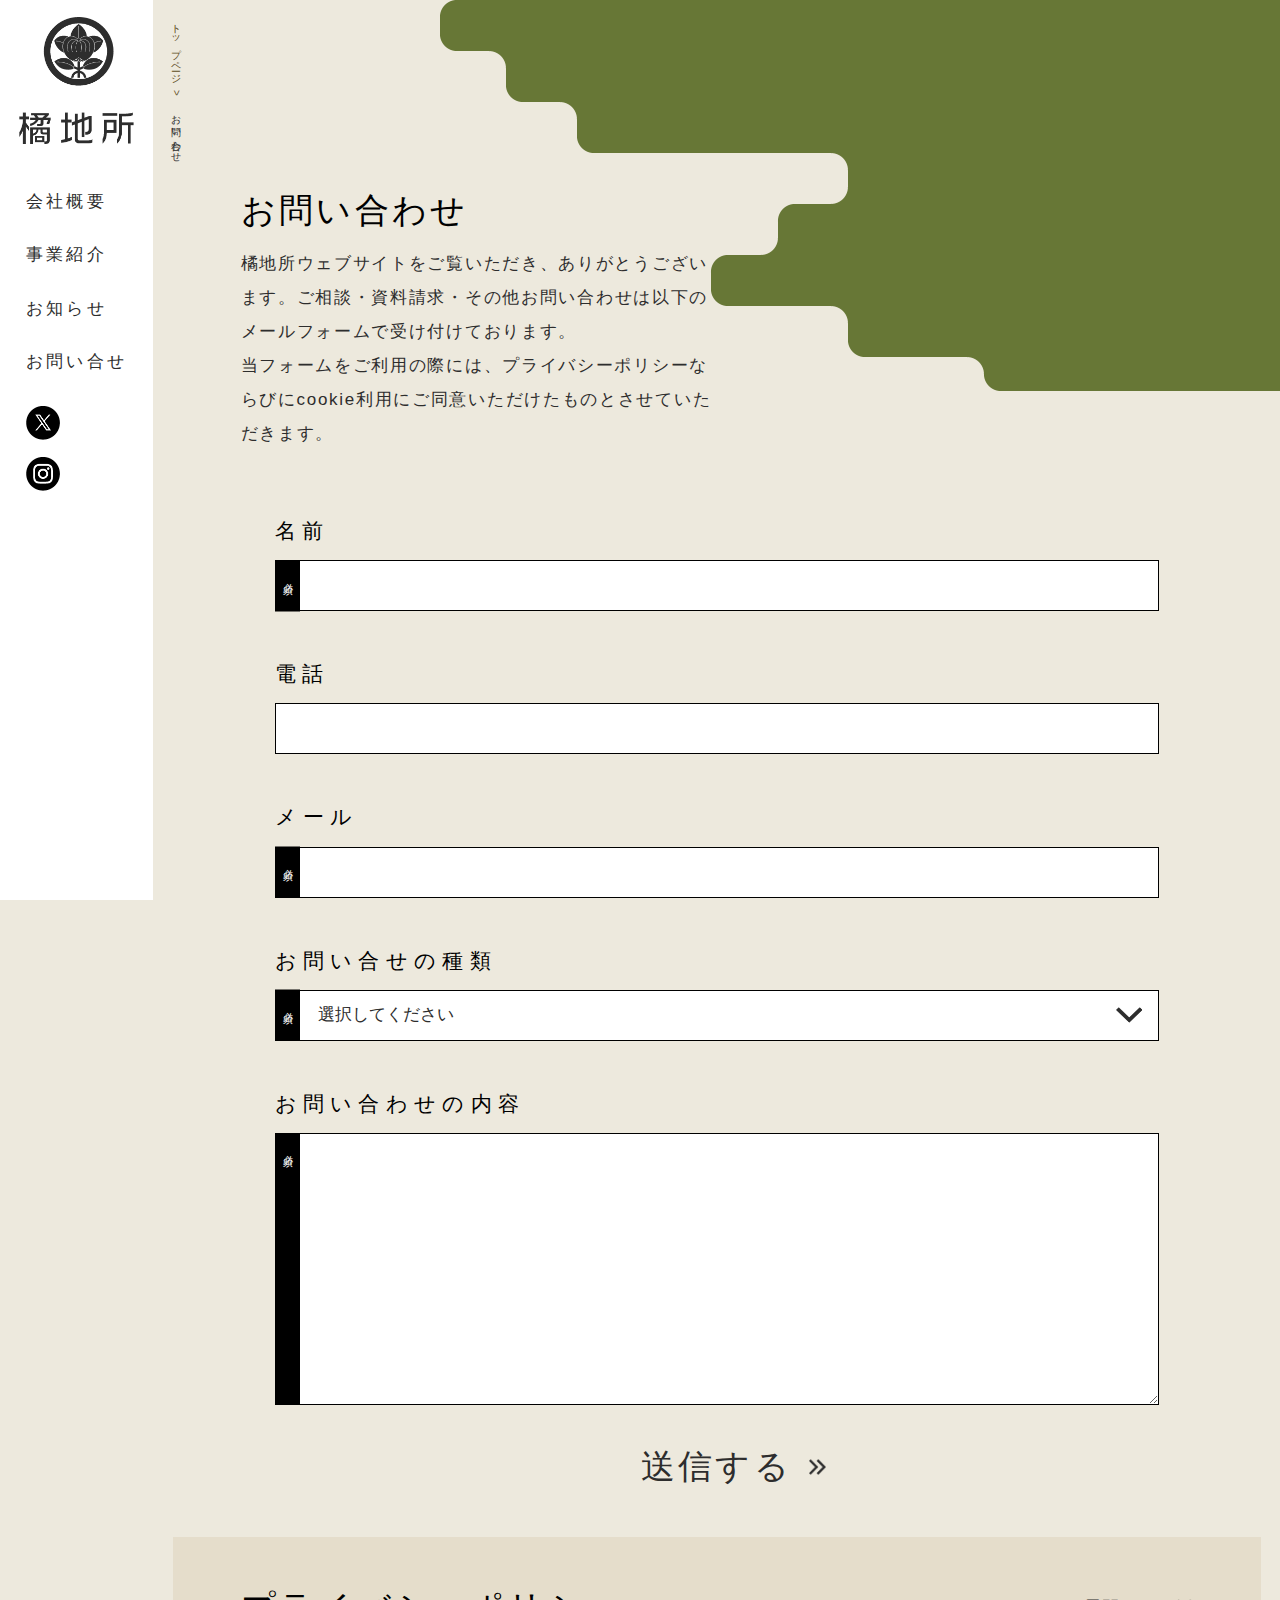
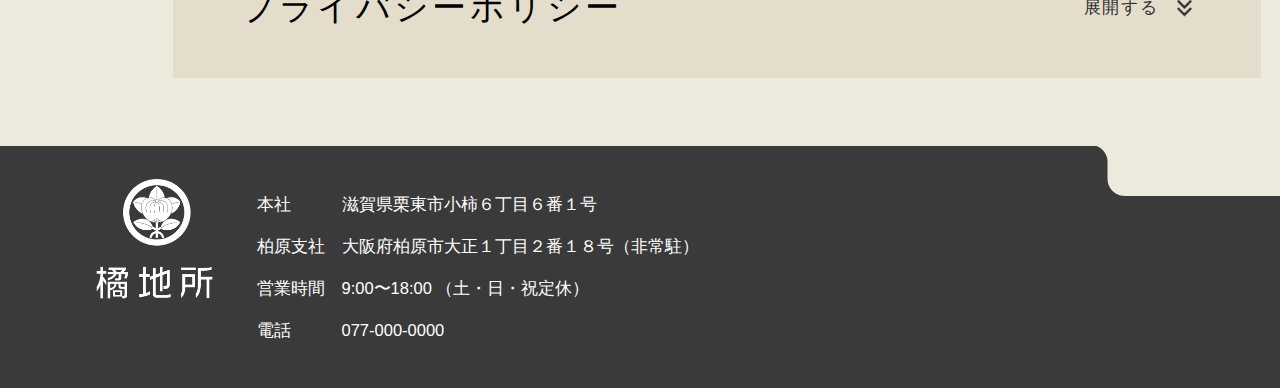
<file: contact.html>
<!DOCTYPE html>
<html lang="ja">

<head>
  <meta charset="UTF-8">
  <meta name="viewport" content="width=device-width, initial-scale=1.0">
  <title>Document</title>
  <!-- reset.css -->
  <link rel="stylesheet" href="assets/css/reset.css">
  <!-- animate.css -->
  <link rel="stylesheet" href="https://cdnjs.cloudflare.com/ajax/libs/animate.css/3.6.2/animate.min.css" />
  <!-- style.css -->
  <link rel="stylesheet" href="assets/css/style.css">
</head>

<body>
  <header class="header">
    <h1 class="header__title">
      <a href="#" class="header__title--link">
        <img src="assets/images/logo.png" alt="橘地所">
      </a>
    </h1>
    <ul class="header__list">
      <li class="header__item">
        <a href="/company.html" class="header__item--link">会社概要</a>
      </li>
      <li class="header__item">
        <a href="/biz.html" class="header__item--link">事業紹介</a>
      </li>
      <li class="header__item">
        <a href="/news.html" class="header__item--link">お知らせ</a>
      </li>
      <li class="header__item">
        <a href="/contact.html" class="header__item--link">お問い合せ</a>
      </li>
    </ul>
    <ul class="header__list2">
      <li class="header__item2">
        <a href="#" class="header__item2--link">
          <img src="assets/images/twitter.png" alt="Twitter">
        </a>
      </li>
      <li class="header__item2">
        <a href="#" class="header__item2--link">
          <img src="assets/images/insta.png" alt="Instagram">
        </a>
      </li>
    </ul>
    <div class="header__hamburger">
      <span class="header__line"></span>
      <span class="header__line"></span>
      <span class="header__line"></span>
    </div>
  </header>

  <aside class="drawer">
    <div class="container">
      <ul class="drawer__list">
        <li class="drawer__item">
          <a href="#" class="drawer__item--link">トップページ</a>
        </li>
        <li class="drawer__item">
          <a href="/company.html" class="drawer__item--link">会社概要</a>
        </li>
        <li class="drawer__item">
          <a href="/biz.html" class="drawer__item--link">事業紹介</a>
        </li>
        <li class="drawer__item">
          <a href="/news.html" class="drawer__item--link">お知らせ</a>
        </li>
        <li class="drawer__item">
          <a href="/contact.html" class="drawer__item--link">お問い合わせ</a>
        </li>
      </ul>
      <ul class="drawer__list2">
        <li class="drawer__item2">
          <a href="#" class="drawer__item2--link">
            <img src="assets/images/twitter.png" alt="Twitter">
          </a>
        </li>
        <li class="drawer__item2">
          <a href="#" class="drawer__item2--link">
            <img src="assets/images/insta.png" alt="Instagram">
          </a>
        </li>
        <li class="drawer__item2">
          <a href="#" class="drawer__item2--link">
            <img src="assets/images/tel.png" alt="Tel">
            <p class="drawer__tel">077-0000-0000</p>
          </a>
        </li>
      </ul>
    </div>
  </aside>

  <main class="Contact">
    <div class="bread">
      <p class="bread__text">トップページ</p>
      <p class="bread__text">　>　</p>
      <p class="bread__text">
        <a href="#" class="bread__text--link">お問い合わせ</a>
      </p>
    </div>

    <div class="mv">
      <div class="mv__bg wow animated fadeInUp" data-wow-delay="1s"></div>
      <div class="container">
        <h2 class="mv__title wow animated fadeInUp" data-wow-delay="1.5s">お問い合わせ</h2>
        <p class="mv__text wow animated fadeInUp" data-wow-delay="1.5s">
          橘地所ウェブサイトをご覧いただき、ありがとうございます。ご相談・資料請求・その他お問い合わせは以下のメールフォームで受け付けております。<br>
          当フォームをご利用の際には、プライバシーポリシーならびにcookie利用にご同意いただけたものとさせていただきます。
        </p>
      </div>
    </div>

    <section class="contact">
      <div class="container">
        <form action="#" class="contact__form">
          <div class="contact__row">
            <label for="name" class="contact__label">名前</label>
            <div class="input__wrapper required">
              <input type="text" name="name">
            </div>
          </div>
          <div class="contact__row">
            <label for="tel" class="contact__label">電話</label>
            <input type="number" name="tel">
          </div>
          <div class="contact__row">
            <label for="email" class="contact__label">メール</label>
            <div class="input__wrapper required">
              <input type="email" name="email">
            </div>
          </div>
          <div class="contact__row">
            <label for="kinds" class="contact__label">お問い合せの種類</label>
            <div class="select__wrapper required">
              <select name="kinds">
                <option value="0">選択してください</option>
                <option value="1">1</option>
                <option value="2">2</option>
              </select>
            </div>
          </div>
          <div class="contact__row">
            <label for="textarea" class="contact__label">お問い合わせの内容</label>
            <div class="input__wrapper required">
              <textarea name="textarea"></textarea>
            </div>
          </div>
          <div class="contact__submitArea">
            <div class="contact__submitWrapper">
              <input type="submit" value="送信する" class="contact__submit">
            </div>
          </div>
        </form>
        <div class="contact__privacy">
          <div class="contact__header">
            <p class="contact__ttl">プライバシーポリシー</p>
            <p class="contact__btn">展開する</p>
          </div>
          <div class="contact__body">
            テキストテキストテキストテキストテキストテキストテキストテキストテキストテキストテキストテキストテキストテキストテキストテキストテキストテキストテキストテキストテキストテキストテキストテキストテキストテキストテキストテキストテキストテキストテキストテキストテキストテキストテキストテキストテキストテキストテキストテキストテキストテキストテキストテキストテキストテキストテキストテキストテキストテキストテキストテキストテキストテキストテキストテキストテキストテキストテキストテキストテキストテキストテキスト
          </div>
        </div>
      </div>
    </section>
  </main>

  <footer class="footer">
    <div class="container">
      <div class="footer__box">
        <h1 class="footer__title">
          <a href="#" class="footer__title--link">
            <img src="assets/images/logo-w.png" alt="橘地所">
          </a>
        </h1>
        <div class="footer__textContents">
          <div class="footer__row">
            <p class="footer__left">本社</p>
            <p class="footer__right">滋賀県栗東市小柿６丁目６番１号</p>
          </div>
          <div class="footer__row">
            <p class="footer__left">柏原支社</p>
            <p class="footer__right">大阪府柏原市大正１丁目２番１８号（非常駐）</p>
          </div>
          <div class="footer__row">
            <p class="footer__left">営業時間</p>
            <p class="footer__right">9:00〜18:00 （土・日・祝定休）</p>
          </div>
          <div class="footer__row">
            <p class="footer__left">電話</p>
            <p class="footer__right">077-000-0000</p>
          </div>
        </div>
      </div>
    </div>
    <div class="footer__bg"></div>
  </footer>

  <!-- SAKURA Font -->
  <script type="text/javascript" src="//webfonts.sakura.ne.jp/js/sakurav3.js"></script>
  <!-- jQuery -->
  <script src="https://code.jquery.com/jquery-3.7.1.min.js"
    integrity="sha256-/JqT3SQfawRcv/BIHPThkBvs0OEvtFFmqPF/lYI/Cxo=" crossorigin="anonymous"></script>
  <!-- wow.js -->
  <script src="https://cdnjs.cloudflare.com/ajax/libs/wow/1.1.2/wow.min.js"></script>
  <!-- script.js -->
  <script src="assets/js/script.js"></script>
</body>

</html>
</file>
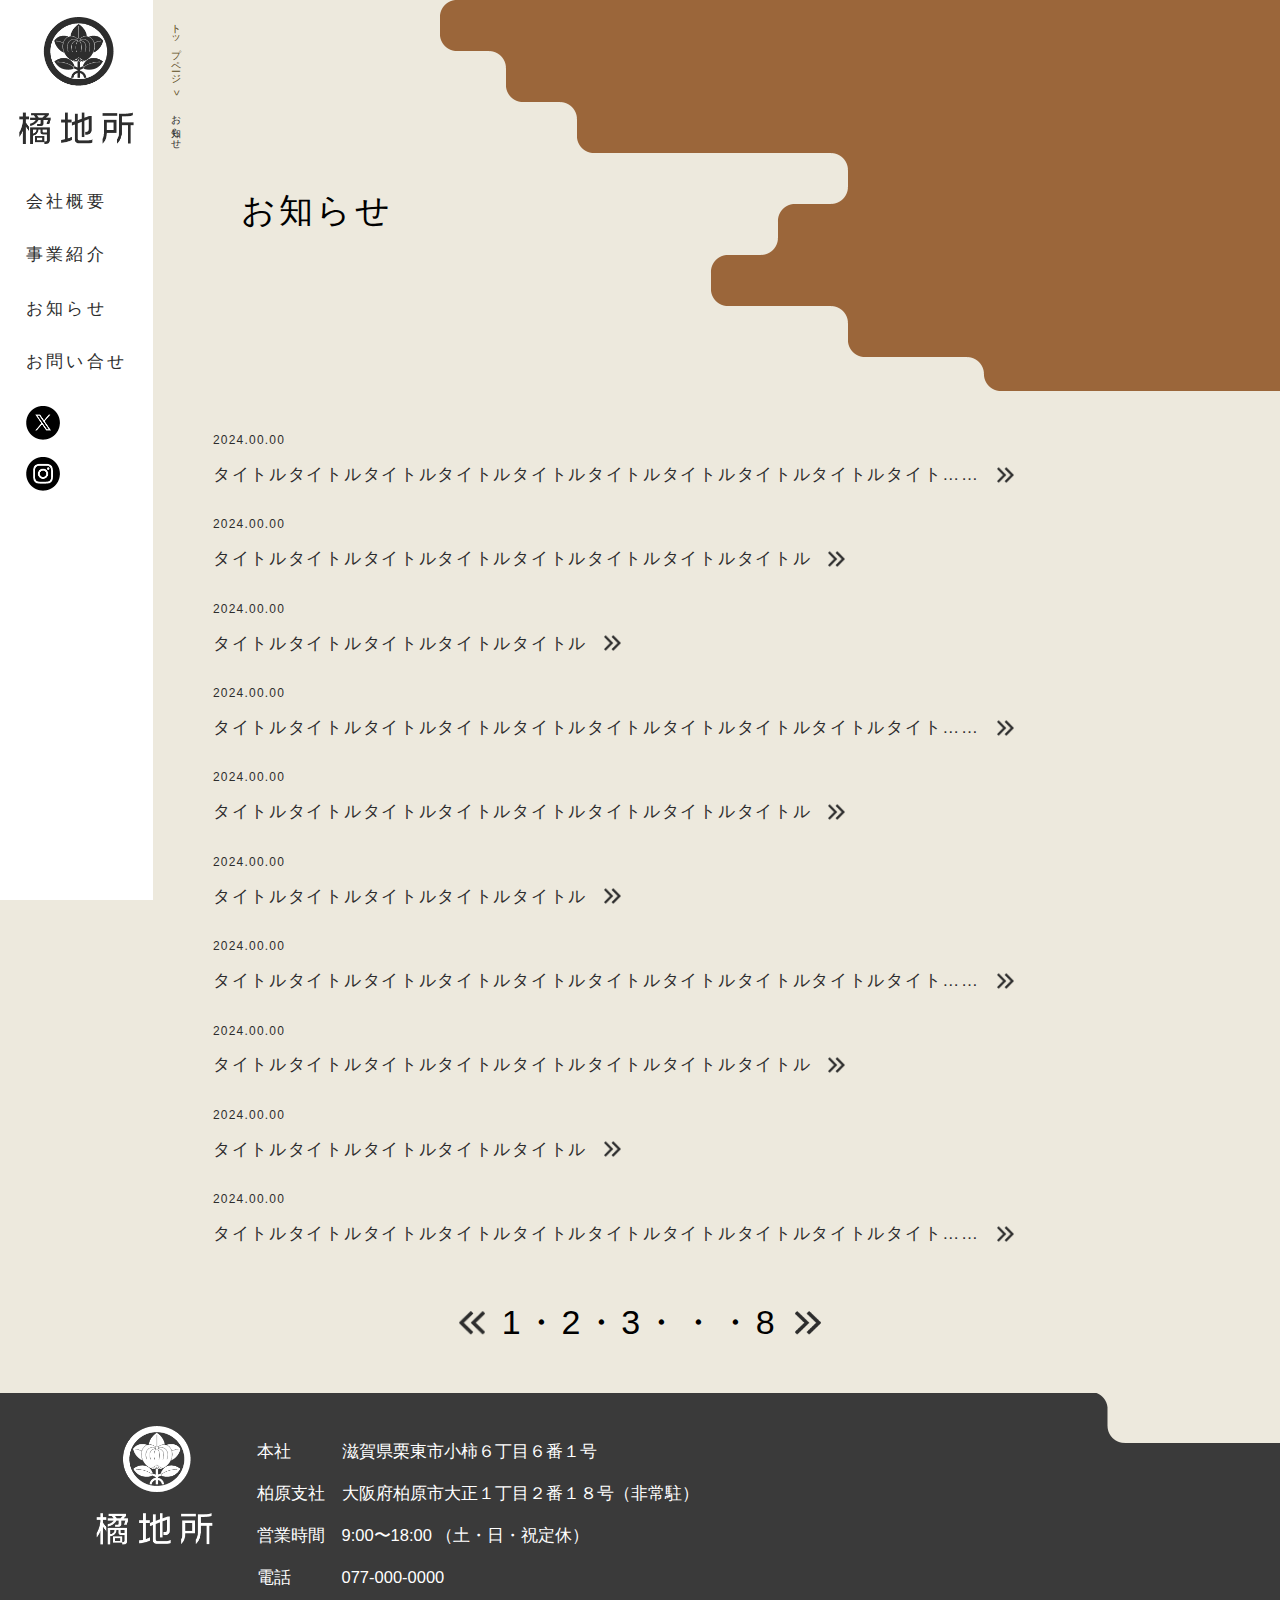
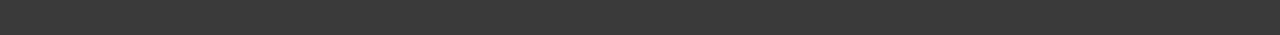
<file: news.html>
<!DOCTYPE html>
<html lang="ja">

<head>
  <meta charset="UTF-8">
  <meta name="viewport" content="width=device-width, initial-scale=1.0">
  <title>Document</title>
  <!-- reset.css -->
  <link rel="stylesheet" href="assets/css/reset.css">
  <!-- style.css -->
  <link rel="stylesheet" href="assets/css/style.css">
</head>

<body>
  <header class="header">
    <h1 class="header__title">
      <a href="#" class="header__title--link">
        <img src="assets/images/logo.png" alt="橘地所">
      </a>
    </h1>
    <ul class="header__list">
      <li class="header__item">
        <a href="/company.html" class="header__item--link">会社概要</a>
      </li>
      <li class="header__item">
        <a href="/biz.html" class="header__item--link">事業紹介</a>
      </li>
      <li class="header__item">
        <a href="/news.html" class="header__item--link">お知らせ</a>
      </li>
      <li class="header__item">
        <a href="/contact.html" class="header__item--link">お問い合せ</a>
      </li>
    </ul>
    <ul class="header__list2">
      <li class="header__item2">
        <a href="#" class="header__item2--link">
          <img src="assets/images/twitter.png" alt="Twitter">
        </a>
      </li>
      <li class="header__item2">
        <a href="#" class="header__item2--link">
          <img src="assets/images/insta.png" alt="Instagram">
        </a>
      </li>
    </ul>
    <div class="header__hamburger">
      <span class="header__line"></span>
      <span class="header__line"></span>
      <span class="header__line"></span>
    </div>
  </header>

  <aside class="drawer">
    <div class="container">
      <ul class="drawer__list">
        <li class="drawer__item">
          <a href="#" class="drawer__item--link">トップページ</a>
        </li>
        <li class="drawer__item">
          <a href="/company.html" class="drawer__item--link">会社概要</a>
        </li>
        <li class="drawer__item">
          <a href="/biz.html" class="drawer__item--link">事業紹介</a>
        </li>
        <li class="drawer__item">
          <a href="/news.html" class="drawer__item--link">お知らせ</a>
        </li>
        <li class="drawer__item">
          <a href="/contact.html" class="drawer__item--link">お問い合わせ</a>
        </li>
      </ul>
      <ul class="drawer__list2">
        <li class="drawer__item2">
          <a href="#" class="drawer__item2--link">
            <img src="assets/images/twitter.png" alt="Twitter">
          </a>
        </li>
        <li class="drawer__item2">
          <a href="#" class="drawer__item2--link">
            <img src="assets/images/insta.png" alt="Instagram">
          </a>
        </li>
        <li class="drawer__item2">
          <a href="#" class="drawer__item2--link">
            <img src="assets/images/tel.png" alt="Tel">
            <p class="drawer__tel">077-0000-0000</p>
          </a>
        </li>
      </ul>
    </div>
  </aside>

  <main class="News">
    <div class="bread">
      <p class="bread__text">トップページ</p>
      <p class="bread__text">　>　</p>
      <p class="bread__text">
        <a href="#" class="bread__text--link">お知らせ</a>
      </p>
    </div>

    <div class="mv">
      <div class="mv__bg"></div>
      <div class="container">
        <h2 class="mv__title">お知らせ</h2>
      </div>
    </div>

    <section class="news">
      <div class="container">
        <div class="news__articles">
          <a href="/article.html" class="news__article">
            <p class="news__date">2024.00.00</p>
            <p class="news__ttl">タイトルタイトルタイトルタイトルタイトルタイトルタイトルタイトルタイトルタイト……</p>
          </a>
          <a href="/article.html" class="news__article">
            <p class="news__date">2024.00.00</p>
            <p class="news__ttl">タイトルタイトルタイトルタイトルタイトルタイトルタイトルタイトル</p>
          </a>
          <a href="/article.html" class="news__article">
            <p class="news__date">2024.00.00</p>
            <p class="news__ttl">タイトルタイトルタイトルタイトルタイトル</p>
          </a>
          <a href="/article.html" class="news__article">
            <p class="news__date">2024.00.00</p>
            <p class="news__ttl">タイトルタイトルタイトルタイトルタイトルタイトルタイトルタイトルタイトルタイト……</p>
          </a>
          <a href="/article.html" class="news__article">
            <p class="news__date">2024.00.00</p>
            <p class="news__ttl">タイトルタイトルタイトルタイトルタイトルタイトルタイトルタイトル</p>
          </a>
          <a href="/article.html" class="news__article">
            <p class="news__date">2024.00.00</p>
            <p class="news__ttl">タイトルタイトルタイトルタイトルタイトル</p>
          </a>
          <a href="/article.html" class="news__article">
            <p class="news__date">2024.00.00</p>
            <p class="news__ttl">タイトルタイトルタイトルタイトルタイトルタイトルタイトルタイトルタイトルタイト……</p>
          </a>
          <a href="/article.html" class="news__article">
            <p class="news__date">2024.00.00</p>
            <p class="news__ttl">タイトルタイトルタイトルタイトルタイトルタイトルタイトルタイトル</p>
          </a>
          <a href="/article.html" class="news__article">
            <p class="news__date">2024.00.00</p>
            <p class="news__ttl">タイトルタイトルタイトルタイトルタイトル</p>
          </a>
          <a href="/article.html" class="news__article">
            <p class="news__date">2024.00.00</p>
            <p class="news__ttl">タイトルタイトルタイトルタイトルタイトルタイトルタイトルタイトルタイトルタイト……</p>
          </a>
        </div>
        <div class="news__numbers">
          <p class="news__number">1</p>
          <p class="news__number">・</p>
          <p class="news__number">2</p>
          <p class="news__number">・</p>
          <p class="news__number">3</p>
          <p class="news__number">・</p>
          <p class="news__number">・</p>
          <p class="news__number">・</p>
          <p class="news__number">8</p>
        </div>
      </div>
    </section>
  </main>

  <footer class="footer">
    <div class="container">
      <div class="footer__box">
        <h1 class="footer__title">
          <a href="#" class="footer__title--link">
            <img src="assets/images/logo-w.png" alt="橘地所">
          </a>
        </h1>
        <div class="footer__textContents">
          <div class="footer__row">
            <p class="footer__left">本社</p>
            <p class="footer__right">滋賀県栗東市小柿６丁目６番１号</p>
          </div>
          <div class="footer__row">
            <p class="footer__left">柏原支社</p>
            <p class="footer__right">大阪府柏原市大正１丁目２番１８号（非常駐）</p>
          </div>
          <div class="footer__row">
            <p class="footer__left">営業時間</p>
            <p class="footer__right">9:00〜18:00 （土・日・祝定休）</p>
          </div>
          <div class="footer__row">
            <p class="footer__left">電話</p>
            <p class="footer__right">077-000-0000</p>
          </div>
        </div>
      </div>
    </div>
    <div class="footer__bg"></div>
  </footer>

  <!-- SAKURA Font -->
  <script type="text/javascript" src="//webfonts.sakura.ne.jp/js/sakurav3.js"></script>
  <!-- jQuery -->
  <script src="https://code.jquery.com/jquery-3.7.1.min.js"
    integrity="sha256-/JqT3SQfawRcv/BIHPThkBvs0OEvtFFmqPF/lYI/Cxo=" crossorigin="anonymous"></script>
  <!-- script.js -->
  <script src="assets/js/script.js"></script>
</body>

</html>
</file>
<file: styles.css>
@charset "utf-8";

* {
    box-sizing: border-box;
}

body {
    margin: 0;
    font-family: Georgia, 游明朝, YuMincho, "Hiragino Mincho ProN", Meiryo, serif;
    color: #111;
}

a {
    text-decoration: none;
    color: #111;
}

.wrapper {
    max-width: 1035px;
    width: 90%;
    margin: 0 auto;
}

header {
    margin-top: 50px;
    display: flex;
    justify-content: space-between;
    position: relative;
}

header h1 {
    font-size: 36px;
    margin: 0;
    position: relative;
    top: 10px;
}

header h1:hover {
    opacity: 0.8;
    transition: all 0.5s;
}

header h1 span {
    font-weight: normal;
    font-size: 18px;
    color: #777;
}

header ul {
    list-style-type: none;
    display: flex;
    position: absolute;
    padding: 0;
    top: 32px;
    left: 280px;
}

header li {
    margin-left: 40px;
    font-size: 18px;
}

header li a:hover {
    color: #c49029;
    transition: all 0.5s;
}

header a {
    margin-top: 50px;
}

header img {
    width: 25px;
}


main {
    margin: 70px 0;
}

main img {
    max-width: 1035px;
    width: 100%;
}

main p {
    color: #777;
    font-size: 27px;
    line-height: 1.7;
    margin-top: 70px;
}


.main2 {
    padding-bottom: 75px;
}

.main2 time a {
    color: #999;
}

.main2 p {
    color: #666;
}

.main2 article {
    display: flex;
    justify-content: space-between;
    margin-bottom: 50px;
}

.main2 time {
    width: 30%;
    position: relative;
    top: 25px;
}

.main2 time a:hover {
    color: #333;
    transition: all 0.5s;
}

.main2 div {
    width: 70%;
}

.main2 h2 a:hover {
    color: #c49029;
    transition: all 0.5s;
}

.main2 p {
    font-size: 18px;
    line-height: 1.8;
}

.number {
    display: flex;
    justify-content: center;
}

.h-number {
    display: block;
    width: 50px;
    line-height: 50px;
    text-align: center;
    margin: 6px;
    color: #333;
    border: 1px #ddd solid;
}

.h-number:hover {
    color: #c49029;
    transition: all 0.2s;
}

.rino {
    width: 100px;
}


.main3 {
    display: flex;
    justify-content: space-between;
    color: #666;
    border-top: 1px solid #efefef;
    border-bottom: 1px solid #efefef;
    padding: 75px 0;
}

.main3 h3 {
    color: #333;
    font-size: 16px;
}

.c a {
    border-bottom: 1px solid #ddd;
}

.d a {
    border-bottom: 1px solid #ddd;
}

.main3 time {
    color: #999;
}

.main3 a:hover {
    transition: all 0.5s;
    color: #c49029;
}

.main3 .abcde {
    margin-left: 5%;
}

.a {
    width: 33%;
}

.b {
    width: 27%;
}

.c, .d {
    width: 20%;
}

.main3 .abcde div {
    margin-bottom: 20px;
}

.hirota {
    display: flex;
}

.fab {
    color: #999;
    font-size: 25px;
}

.fab:hover {
    color: #666;
    transition: all 0.2s;
}

.profile-right .fab {
    margin-right: 10px;
}

.profile-right .fab:hover {
    transition: all 0.5s;
    opacity: 0.8;
}

.profile-left img {
    width: 100px;
    border-radius: 50%;
    margin-right: 20px;
}

.search {
    margin-top: 100px;
    padding: 15px 20px;
    border: solid 1px #e6e6e6;
    border-radius: 3px;
}


footer {
    padding: 20px 0 50px 0;
    display: flex;
}

footer .container {
    max-width: 340px;
    width: 100%;
    padding-top: 25px;
}

footer .container a {
    margin-right: 20px;
}

footer p {
    color: #999;
    font-size: 20px;
}

footer p a {
    color: #666;
}

.header-menu {
    display: none;
    color: #111;
    font-size: 28px;
    position: relative;
    top: 10px;
}
</file>
<file: responsive.css>
@media screen and (max-width: 980px) {

  .wrapper {
    width: 80%;
  }

  header {
    margin-top: 25px;
  }

  header h1 {
    font-size: 28px;
  }

  header ul {
    display: none;
  }

  .glass {
    display: none;
  }

  .header-menu {
    display: block;
  }


  .main2 article {
    display: block;
  }

  .main2 time a {
    width: 100%;
    position: relative;
    top: -15px;
  }

  .main2 div {
    width: 100%;
  }

  .number {
    justify-content: left;
  }


  .main3 {
    display: block;
  }

  .main3 .abcde {
    margin: 0;
    margin-bottom: 50px;
  }

  .main3 .a div {
    margin: 0;
  }

  .a, .b, .c, .d {
    width: 100%;
  }

  .c div {
    margin-bottom: 20px;
  }

  .search {
    margin: 0;
    position: relative;
    top: 80px;
    right: 80px;
  }


  footer {
    display: block;
  }

}

@media screen and (max-width: 780px) {

  .wrapper {
    width: 90%;
  }

  main p {
    font-size: 24px;
  }

  .main2 h2 {
    font-size: 22px;
  }

  .main2 p {
    font-size: 16px;
  }

}


@media screen and (max-width: 640px) {

  main p {
    font-size: 22px;
  }

  .h {
    display: none;
  }
  
}

@media screen and (max-width: 500px) {

  main p {
    font-size: 20px;
  }

  .main2 h2 {
    font-size: 20px;
  }

  .main2 p {
    font-size: 14px;
  }

}

@media screen and (max-width: 327px) {

  .search {
    right: 0;
  }

  .hirota {
    display: block;
  }

}
</file>
<file: assets/css/style.css>
@charset "UTF-8";
html {
  scroll-behavior: smooth;
}

body {
  color: #2d2d2d;
  background: #ede9dd;
  font-size: 17px;
  font-family: "UD新ゴ R", "UD Shin Go Regular", sans-serif;
}
body.is-open {
  overflow: hidden;
}

.container {
  width: 100%;
  max-width: 982px;
  margin: 0 auto;
  padding: 0 15px;
}

a {
  color: #2d2d2d;
  transition: all 0.3s;
}
a:hover {
  color: #bc9944;
}

img {
  width: 100%;
}

.is-pc {
  display: block;
}
@media screen and (max-width: 1159px) {
  .is-pc {
    display: none;
  }
}

.is-sp {
  display: none;
}
@media screen and (max-width: 951px) {
  .is-sp {
    display: block;
  }
}

.header {
  padding-top: 17px;
  position: fixed;
  left: 0;
  top: 0;
  width: 153px;
  height: 100%;
  background: #fff;
  z-index: 50;
}
@media screen and (max-width: 951px) {
  .header {
    width: 51px;
    height: 93.5px;
  }
}
.header__title--link {
  width: 119px;
  margin: 0 auto;
  display: block;
}
@media screen and (max-width: 951px) {
  .header__title--link {
    width: 34px;
  }
}
.header__title--link:hover {
  opacity: 0.65;
}
.header__list {
  margin: 42.5px 0 0 25.5px;
}
@media screen and (max-width: 951px) {
  .header__list {
    display: none;
  }
}
.header__item:nth-of-type(n + 2) {
  margin-top: 34px;
}
.header__item--link {
  letter-spacing: 0.2em;
}
.header__list2 {
  margin: 34px 0 0 25.5px;
}
@media screen and (max-width: 951px) {
  .header__list2 {
    display: none;
  }
}
.header__item2:last-of-type {
  margin-top: 17px;
}
.header__item2--link {
  width: 34px;
  display: block;
}
.header__hamburger {
  margin: 8.5px auto 0;
  width: 34px;
  height: 23px;
  display: none;
  position: relative;
}
@media screen and (max-width: 951px) {
  .header__hamburger {
    display: block;
  }
}
.header__hamburger.is-open .header__line {
  opacity: 0;
}
.header__hamburger.is-open .header__line:first-of-type {
  opacity: 1;
  transform: translateY(0) rotate(45deg);
  left: 4px;
}
.header__hamburger.is-open .header__line:last-of-type {
  opacity: 1;
  transform: translateY(0) rotate(-45deg);
  left: 4px;
}
.header__line {
  position: absolute;
  width: 100%;
  height: 3px;
  left: 0;
  top: 50%;
  transform: translateY(-50%);
  background: #2d2d2d;
  transition: all 0.35s;
  transform-origin: left center;
}
.header__line:first-of-type {
  top: 0;
  transform: translateY(0);
}
.header__line:last-of-type {
  top: 100%;
  transform: translateY(-100%);
}

.drawer {
  padding: 119px 51px 59.5px;
  background: rgba(255, 255, 255, 0.9);
  position: fixed;
  top: 0;
  left: 0;
  width: 100%;
  height: auto;
  z-index: 40;
  transform: translateX(-100%);
  transition: all 0.35s;
}
.drawer.is-open {
  transform: translateX(0);
}
.drawer .container {
  padding: 0;
}
.drawer__item:nth-of-type(n + 2) {
  margin-top: 51px;
}
.drawer__item--link {
  font-size: 25px;
  letter-spacing: 0.2em;
  position: relative;
}
.drawer__item--link::after {
  position: absolute;
  content: "";
  width: 25.5px;
  height: 25.5px;
  top: 50%;
  transform: translateY(-50%);
  right: -51px;
  background: url(../images/arrow-right.png) center center/contain no-repeat;
}
.drawer__list2 {
  margin-top: 51px;
}
.drawer__item2:nth-of-type(n + 2) {
  margin-top: 42.5px;
}
.drawer__item2:last-of-type .drawer__item2--link {
  display: flex;
  align-items: center;
}
.drawer__item2--link {
  display: block;
  width: 34px;
  height: 34px;
}
.drawer__tel {
  margin-left: 8.5px;
  font-size: 25.5px;
  letter-spacing: 0.1em;
  white-space: nowrap;
}

.footer {
  padding: 32.5px 0 49.5px;
  position: relative;
  z-index: 30;
  overflow-x: hidden;
}
@media screen and (max-width: 1159px) {
  .footer {
    padding-left: 102px;
  }
}
@media screen and (max-width: 951px) {
  .footer {
    padding: 25.5px 17px 34px;
  }
}
.footer .container {
  max-width: 1120px;
}
@media screen and (max-width: 951px) {
  .footer .container {
    padding: 0;
  }
}
.footer__box {
  display: flex;
}
@media screen and (max-width: 951px) {
  .footer__box {
    display: block;
  }
}
.footer__title {
  flex: 0 0 119px;
}
@media screen and (max-width: 951px) {
  .footer__title {
    flex: 0 1 100%;
    width: 119px;
    margin: 0 auto;
  }
}
.footer__textContents {
  margin: 17px 0 0 42.5px;
  color: #fff;
  line-height: 2;
}
@media screen and (max-width: 1399px) {
  .footer__textContents {
    font-size: 16.5px;
  }
}
@media screen and (max-width: 951px) {
  .footer__textContents {
    margin: 25.5px 0 0;
    line-height: 1;
  }
}
.footer__row {
  display: flex;
}
@media screen and (max-width: 951px) {
  .footer__row {
    display: block;
  }
}
.footer__row:nth-of-type(n + 2) {
  margin-top: 25.5px;
}
.footer__left {
  flex: 0 0 85px;
  line-height: 1;
}
@media screen and (max-width: 951px) {
  .footer__left {
    flex: 0 1 100%;
    font-size: 12px;
  }
}
.footer__right {
  flex: 0 1 100%;
  line-height: 1;
  white-space: nowrap;
}
@media screen and (max-width: 951px) {
  .footer__right {
    margin-top: 8.5px;
    font-size: 17px;
  }
}
.footer__bg {
  position: absolute;
  left: 0;
  bottom: 0;
  width: 2165px;
  height: 243px;
  background: url(../images/bg4.png) right center/cover no-repeat;
  z-index: -10;
}
@media screen and (max-width: 1920px) {
  .footer__bg {
    left: -246px;
  }
}
@media screen and (max-width: 1399px) {
  .footer__bg {
    width: 1919px;
    left: -296px;
    background: url(../images/bg4.png) left center/cover no-repeat;
  }
}
@media screen and (max-width: 951px) {
  .footer__bg {
    height: 100%;
  }
}

.footer2 {
  margin-top: -42.5px;
}
@media screen and (max-width: 951px) {
  .footer2 {
    margin: 0;
  }
}

.bread {
  position: absolute;
  top: 17px;
  left: 170px;
  writing-mode: vertical-lr;
  display: flex;
  z-index: 20;
}
@media screen and (max-width: 951px) {
  .bread {
    top: 8.5px;
    left: 58.5px;
    writing-mode: initial;
  }
}
.bread__text {
  color: #604d1e;
  font-size: 10px;
  letter-spacing: 0.1em;
  white-space: nowrap;
}
.bread:nth-of-type(2) {
  position: relative;
  left: 1px;
}

.Top {
  overflow-x: hidden;
}
.Top .mv {
  padding: 178.5px 0 0 68px;
  position: relative;
}
@media screen and (max-width: 1399px) {
  .Top .mv {
    padding: 178.5px 0 0 153px;
  }
}
@media screen and (max-width: 1159px) {
  .Top .mv {
    padding: 178.5px 0 0 203px;
  }
}
@media screen and (max-width: 951px) {
  .Top .mv {
    padding: 221px 0 0;
  }
}
@media screen and (max-width: 951px) {
  .Top .mv .container {
    padding: 0 17px;
  }
}
.Top .mv__bg {
  position: absolute;
  top: 0;
  left: calc(50% - 200px);
  width: 1400px;
  height: 391px;
  background: url(../images/bg.png) left center/cover no-repeat;
}
@media screen and (max-width: 1159px) {
  .Top .mv__bg {
    left: calc(50% - 136px);
  }
}
@media screen and (max-width: 951px) {
  .Top .mv__bg {
    width: 705.5px;
    height: 196px;
    left: calc(50% - 255px);
  }
}
.Top .mv__title {
  color: #000;
  font-size: 34px;
  line-height: 2;
  font-family: "リュウミン M-KL", "Ryumin Medium KL", sans-serif;
  letter-spacing: 0.1em;
}
@media screen and (max-width: 951px) {
  .Top .mv__title {
    font-size: 26px;
    line-height: 2.1538461538;
  }
}
.Top .info {
  padding: 136px 0 340px;
  position: relative;
}
@media screen and (max-width: 1399px) {
  .Top .info {
    padding: 136px 0 340px 153px;
  }
}
@media screen and (max-width: 1159px) {
  .Top .info {
    padding: 136px 0 323px 203px;
  }
}
@media screen and (max-width: 951px) {
  .Top .info {
    padding: 51px 0 170px;
  }
}
@media screen and (max-width: 951px) {
  .Top .info .container {
    padding: 0 17px;
  }
}
.Top .info__box {
  background: #e5ddcb;
  padding: 51px 68px;
}
@media screen and (max-width: 1159px) {
  .Top .info__box {
    max-width: 680px;
  }
}
@media screen and (max-width: 951px) {
  .Top .info__box {
    padding: 42.5px 34px;
  }
}
.Top .info__title {
  padding-left: 34px;
  color: #000;
  font-size: 28px;
  font-family: "リュウミン M-KL", "Ryumin Medium KL", sans-serif;
  letter-spacing: 0.1em;
  position: relative;
}
@media screen and (max-width: 951px) {
  .Top .info__title {
    padding-left: 25.5px;
  }
}
.Top .info__title::after {
  position: absolute;
  content: "";
  width: 110px;
  height: 1px;
  left: 10px;
  top: 25px;
  background: #000;
  transform: rotate(-65deg);
  transform-origin: left center;
}
.Top .info__articles {
  margin-top: 25.5px;
}
.Top .info__articles .info__article {
  display: block;
}
.Top .info__articles .info__article:nth-of-type(n + 2) {
  margin-top: 34px;
}
.Top .info__articles .info__article:hover .info__ttl::after {
  right: -25.5px;
  background: url(../images/arrow-right2.png) center center/contain no-repeat;
}
.Top .info__date {
  font-size: 12px;
  letter-spacing: 0.1em;
}
.Top .info__ttl {
  display: inline-block;
  margin-top: 17px;
  letter-spacing: 0.1em;
  position: relative;
}
@media screen and (max-width: 1159px) {
  .Top .info__ttl {
    line-height: 1.7058823529;
    max-width: 501.5px;
  }
}
@media screen and (max-width: 951px) {
  .Top .info__ttl {
    max-width: 100%;
    padding-right: 25.5px;
  }
}
.Top .info__ttl::after {
  position: absolute;
  content: attr(data-last-char);
  width: 17px;
  height: 17px;
  right: -17px;
  top: 50%;
  transform: translateX(100%) translateY(-50%);
  background: url(../images/arrow-right.png) center center/contain no-repeat;
  transition: all 0.3s;
}
@media screen and (max-width: 951px) {
  .Top .info__ttl::after {
    right: 17px;
  }
}
.Top .info__moreArea {
  margin: 34px 34px 0 0;
  text-align: right;
}
@media screen and (max-width: 951px) {
  .Top .info__moreArea {
    margin: 34px 0 0;
  }
}
.Top .info__more {
  position: relative;
}
@media screen and (max-width: 951px) {
  .Top .info__more {
    padding-right: 25.5px;
  }
}
.Top .info__more::after {
  position: absolute;
  content: "";
  width: 17px;
  height: 17px;
  right: -17px;
  top: 50%;
  transform: translateX(100%) translateY(-50%);
  background: url(../images/arrow-right.png) center center/contain no-repeat;
  transition: all 0.3s;
}
@media screen and (max-width: 951px) {
  .Top .info__more::after {
    right: 0;
    transform: translateY(-50%);
  }
}
.Top .info__more:hover::after {
  right: -25.5px;
  background: url(../images/arrow-right2.png) center center/contain no-repeat;
}
.Top .info__bg {
  position: absolute;
  width: 1400px;
  height: 391px;
  right: calc(50% - 411px);
  bottom: 0;
  background: url(../images/bg2.png) right center/contain no-repeat;
}
@media screen and (max-width: 1159px) {
  .Top .info__bg {
    right: calc(50% - 347px);
  }
}
@media screen and (max-width: 951px) {
  .Top .info__bg {
    width: 697px;
    height: 195.5px;
    right: calc(50% - 140px);
  }
}
.Top .company {
  padding: 68px 0 340px;
  position: relative;
}
@media screen and (max-width: 1399px) {
  .Top .company {
    padding: 68px 0 340px 68px;
  }
}
@media screen and (max-width: 1159px) {
  .Top .company {
    padding: 34px 0 347px 203px;
  }
}
@media screen and (max-width: 951px) {
  .Top .company {
    padding: 68px 0 170px;
  }
}
.Top .company .continer {
  padding: 0 17px;
}
.Top .company__box {
  background: #efece5;
  padding: 68px;
}
@media screen and (max-width: 1159px) {
  .Top .company__box {
    padding: 42.5px 68px;
    max-width: 680px;
  }
}
@media screen and (max-width: 951px) {
  .Top .company__box {
    padding: 42px 34px;
  }
}
.Top .company__title {
  color: #000;
  font-size: 34px;
  line-height: 1.75;
  letter-spacing: 0.09em;
}
@media screen and (max-width: 951px) {
  .Top .company__title {
    font-size: 21px;
    line-height: 2.2857142857;
  }
}
.Top .company__text {
  margin-top: 17px;
  line-height: 2;
  letter-spacing: 0.1em;
}
.Top .company__more {
  display: inline-block;
  margin-top: 34px;
  letter-spacing: 0.1em;
  position: relative;
}
@media screen and (max-width: 951px) {
  .Top .company__more {
    padding-right: 25.5px;
  }
}
.Top .company__more::after {
  position: absolute;
  content: "";
  width: 17px;
  height: 17px;
  right: -17px;
  top: 50%;
  transform: translateX(100%) translateY(-50%);
  background: url(../images/arrow-right.png) center center/contain no-repeat;
  transition: all 0.3s;
}
@media screen and (max-width: 951px) {
  .Top .company__more::after {
    right: 0;
    transform: translateY(-50%);
  }
}
.Top .company__more:hover::after {
  right: -25.5px;
  background: url(../images/arrow-right2.png) center center/contain no-repeat;
}
.Top .company__bg {
  position: absolute;
  width: 1400px;
  height: 390px;
  bottom: 0;
  left: calc(50% - 200px);
  background: url(../images/bg3.png) left center/cover no-repeat;
}
@media screen and (max-width: 1159px) {
  .Top .company__bg {
    left: calc(50% - 136px);
  }
}
@media screen and (max-width: 951px) {
  .Top .company__bg {
    width: 697px;
    height: 195.5px;
  }
}
.Top .biz {
  padding: 68px 0 119px;
  position: relative;
  z-index: 10;
}
@media screen and (max-width: 1399px) {
  .Top .biz {
    margin-left: 203px;
  }
}
@media screen and (max-width: 951px) {
  .Top .biz {
    padding: 51px 51px 45.5px;
    margin: 0;
  }
}
.Top .biz .container {
  max-width: 1120px;
}
@media screen and (max-width: 951px) {
  .Top .biz .container {
    padding: 0;
  }
}
.Top .biz__box {
  display: flex;
  justify-content: space-between;
}
@media screen and (max-width: 951px) {
  .Top .biz__box {
    display: block;
  }
}
.Top .biz__left {
  flex: 0 0 70px;
}
@media screen and (max-width: 951px) {
  .Top .biz__left {
    flex: 0 1 100%;
  }
}
.Top .biz__title {
  color: #000;
  font-size: 34px;
  font-family: "リュウミン M-KL", "Ryumin Medium KL", sans-serif;
  letter-spacing: 0.1em;
  position: relative;
}
@media screen and (max-width: 951px) {
  .Top .biz__title {
    padding-left: 17px;
    font-size: 28px;
  }
}
.Top .biz__title::after {
  position: absolute;
  content: "";
  width: 505px;
  height: 1px;
  left: -420px;
  top: 5px;
  background: #000;
  transform: rotate(-82deg);
  transform-origin: right center;
}
@media screen and (max-width: 951px) {
  .Top .biz__title::after {
    width: 100px;
    left: 0;
    top: 25px;
    transform: rotate(-65deg);
    transform-origin: left center;
  }
}
.Top .biz__right {
  flex: 0 1 100%;
}
@media screen and (max-width: 1399px) {
  .Top .biz__right {
    margin-right: 34px;
  }
}
@media screen and (max-width: 951px) {
  .Top .biz__right {
    margin: 0;
  }
}
.Top .biz__textContents {
  margin-left: 68px;
}
@media screen and (max-width: 951px) {
  .Top .biz__textContents {
    margin: 17px 0 0;
  }
}
.Top .biz__text {
  line-height: 2;
  letter-spacing: 0.1em;
  max-width: 743px;
}
.Top .biz__more {
  display: inline-block;
  margin-top: 34px;
  letter-spacing: 0.1em;
  position: relative;
}
@media screen and (max-width: 951px) {
  .Top .biz__more {
    margin-top: 25.5px;
    padding-right: 25.5px;
  }
}
.Top .biz__more::after {
  position: absolute;
  content: "";
  width: 17px;
  height: 17px;
  right: -17px;
  top: 50%;
  transform: translateX(100%) translateY(-50%);
  background: url(../images/arrow-right.png) center center/contain no-repeat;
  transition: all 0.3s;
}
@media screen and (max-width: 951px) {
  .Top .biz__more::after {
    right: 0;
    transform: translateY(-50%);
  }
}
.Top .biz__more:hover::after {
  right: -25.5px;
  background: url(../images/arrow-right2.png) center center/contain no-repeat;
}
.Top .biz__list {
  margin-top: 51px;
  display: flex;
}
@media screen and (max-width: 1159px) {
  .Top .biz__list {
    flex-wrap: wrap;
  }
}
@media screen and (max-width: 951px) {
  .Top .biz__list {
    margin-top: 42.5px;
    display: block;
  }
}
.Top .biz__item {
  position: relative;
}
@media screen and (max-width: 1159px) {
  .Top .biz__item {
    flex: 0 1 33.3333%;
  }
}
@media screen and (max-width: 951px) {
  .Top .biz__item {
    flex: 0 1 100%;
  }
}
.Top .biz__item:nth-of-type(n + 2) {
  position: relative;
}
.Top .biz__item:nth-of-type(n + 2)::after {
  position: absolute;
  content: "";
  width: 1px;
  height: 100%;
  left: 0;
  bottom: 0;
  background: #ede9dd;
}
@media screen and (max-width: 951px) {
  .Top .biz__item:nth-of-type(n + 2)::after {
    width: 100%;
    height: 1px;
  }
}
.Top .biz__label {
  padding-bottom: 25.5px;
  position: absolute;
  left: 0;
  top: 0;
  width: 68px;
  color: #000;
  background: #ede9dd;
  writing-mode: vertical-lr;
  font-size: 28px;
  font-family: "リュウミン M-KL", "Ryumin Medium KL", sans-serif;
  display: flex;
  align-items: center;
}
@media screen and (max-width: 1399px) {
  .Top .biz__label {
    font-size: 25.5px;
    padding-bottom: 17px;
  }
}
@media screen and (max-width: 951px) {
  .Top .biz__label {
    font-size: 28px;
    padding: 17px 0;
  }
}
@media screen and (max-width: 951px) {
  .Top .biz__picture img {
    aspect-ratio: 1;
  }
}
.Top .biz__boxs {
  margin-top: 119px;
  display: flex;
}
@media screen and (max-width: 951px) {
  .Top .biz__boxs {
    margin-top: 93.5px;
    flex-wrap: wrap;
    justify-content: space-between;
  }
}
.Top .biz__box {
  flex: 0 1 150px;
}
@media screen and (max-width: 1399px) {
  .Top .biz__box {
    flex: 0 0 136px;
  }
}
@media screen and (max-width: 1159px) {
  .Top .biz__box {
    flex: 0 1 106px;
  }
}
@media screen and (max-width: 951px) {
  .Top .biz__box {
    flex: 0 1 44.4444%;
  }
}
.Top .biz__box:nth-of-type(n + 2) {
  margin-left: 34px;
}
@media screen and (max-width: 1399px) {
  .Top .biz__box:nth-of-type(n + 2) {
    margin-left: 30px;
  }
}
@media screen and (max-width: 1159px) {
  .Top .biz__box:nth-of-type(n + 2) {
    margin-left: 25px;
  }
}
@media screen and (max-width: 951px) {
  .Top .biz__box:nth-of-type(n + 2) {
    margin: 0;
  }
}
@media screen and (max-width: 951px) {
  .Top .biz__box:nth-of-type(n + 3) {
    margin-top: 25px;
  }
}
.Top .biz__bg {
  position: absolute;
  content: "";
  width: 1400px;
  height: 250px;
  left: calc(50% + 577px);
  transform: translateX(-100%);
  bottom: 68px;
  background: url(../images/bg12.png) center center/contain no-repeat;
  z-index: -10;
}
@media screen and (max-width: 1399px) {
  .Top .biz__bg {
    left: calc(50% + 525px);
  }
}
@media screen and (max-width: 951px) {
  .Top .biz__bg {
    height: 500px;
    bottom: 0;
    background: url(../images/bg12.png) center center/cover no-repeat;
  }
}

.Company {
  position: relative;
  overflow-x: hidden;
}
.Company .mv {
  padding: 191px 0 442px;
  position: relative;
  z-index: 10;
}
@media screen and (max-width: 1399px) {
  .Company .mv {
    padding: 191px 0 442px 153px;
  }
}
@media screen and (max-width: 1159px) {
  .Company .mv {
    padding: 191px 0 442px 203px;
  }
}
@media screen and (max-width: 951px) {
  .Company .mv {
    padding: 221px 0 255px;
  }
}
.Company .mv__bg {
  position: absolute;
  top: 0;
  left: calc(50% - 200px);
  width: 1400px;
  height: 391px;
  background: url(../images/bg5.png) left center/cover no-repeat;
}
@media screen and (max-width: 1159px) {
  .Company .mv__bg {
    left: calc(50% - 136px);
  }
}
@media screen and (max-width: 951px) {
  .Company .mv__bg {
    width: 705.5px;
    height: 196px;
    left: calc(50% - 255px);
  }
}
.Company .mv__title {
  color: #000;
  font-size: 34px;
  letter-spacing: 0.1em;
  font-family: "リュウミン M-KL", "Ryumin Medium KL", sans-serif;
}
.Company .mv__text {
  max-width: 476px;
  margin-top: 17px;
  line-height: 2;
  letter-spacing: 0.1em;
}
@media screen and (max-width: 1159px) {
  .Company .mv__text {
    max-width: 340px;
  }
}
.Company .mv__bg2 {
  position: absolute;
  width: 1400px;
  height: 391px;
  right: calc(50% - 411px);
  bottom: 0;
  background: url(../images/bg6.png) right center/contain no-repeat;
}
@media screen and (max-width: 1159px) {
  .Company .mv__bg2 {
    right: calc(50% - 347px);
  }
}
@media screen and (max-width: 951px) {
  .Company .mv__bg2 {
    width: 697px;
    height: 195.5px;
    right: calc(50% - 140px);
  }
}
.Company .idea {
  padding: 85px 0 442px;
  position: relative;
  z-index: 0;
}
@media screen and (max-width: 1399px) {
  .Company .idea {
    padding: 85px 0 442px 153px;
  }
}
@media screen and (max-width: 1159px) {
  .Company .idea {
    padding: 51px 0 467.5px 153px;
  }
}
@media screen and (max-width: 951px) {
  .Company .idea {
    padding: 59.5px 0 255px;
  }
}
.Company .idea__bg {
  position: absolute;
  width: 1400px;
  height: 390px;
  bottom: 0;
  left: calc(50% - 200px);
  background: url(../images/bg7.png) left center/cover no-repeat;
}
@media screen and (max-width: 1159px) {
  .Company .idea__bg {
    left: calc(50% - 136px);
  }
}
@media screen and (max-width: 951px) {
  .Company .idea__bg {
    width: 697px;
    height: 195.5px;
  }
}
.Company .idea .container {
  max-width: 1118px;
}
.Company .idea__area {
  display: flex;
  align-items: center;
}
@media screen and (max-width: 1159px) {
  .Company .idea__area {
    padding: 0 25.5px;
  }
}
@media screen and (max-width: 951px) {
  .Company .idea__area {
    padding: 0;
  }
}
.Company .idea__left {
  padding-bottom: 60px;
}
@media screen and (max-width: 1159px) {
  .Company .idea__left {
    padding-bottom: 70px;
  }
}
@media screen and (max-width: 951px) {
  .Company .idea__left {
    padding-bottom: 115px;
  }
}
.Company .idea__title {
  font-size: 34px;
  letter-spacing: 0.4em;
  writing-mode: vertical-lr;
}
.Company .idea__box:nth-of-type(2) {
  margin: 51px 0 0 68px;
  position: relative;
  z-index: 10;
}
@media screen and (max-width: 951px) {
  .Company .idea__box:nth-of-type(2) {
    margin: 59.5px 0 0 59.5px;
  }
}
.Company .idea__box:nth-of-type(2)::after {
  position: absolute;
  content: "";
  width: 884px;
  height: 884px;
  left: -840px;
  top: -370px;
  border: 2px solid #000;
  border-radius: 50%;
  z-index: -10;
}
@media screen and (max-width: 951px) {
  .Company .idea__box:nth-of-type(2)::after {
    left: -905px;
    top: -315px;
  }
}
.Company .idea__box:nth-of-type(2) .idea__header::after {
  width: 850px;
}
@media screen and (max-width: 1159px) {
  .Company .idea__box:nth-of-type(2) .idea__header::after {
    left: 0;
  }
}
@media screen and (max-width: 951px) {
  .Company .idea__box:nth-of-type(2) .idea__header::after {
    width: 289px;
    left: -43px;
  }
}
.Company .idea__box:nth-of-type(2) .idea__text {
  max-width: 477px;
}
.Company .idea__box:last-of-type {
  margin-top: 76.5px;
}
@media screen and (max-width: 1159px) {
  .Company .idea__box:last-of-type {
    margin-top: 59.5px;
  }
}
.Company .idea__header {
  display: flex;
  align-items: end;
  padding-left: 170px;
  position: relative;
}
@media screen and (max-width: 1159px) {
  .Company .idea__header {
    padding-left: 98px;
  }
}
@media screen and (max-width: 951px) {
  .Company .idea__header {
    padding: 0;
    display: block;
  }
}
.Company .idea__header::after {
  position: absolute;
  content: "";
  width: 918px;
  height: 2px;
  left: 0;
  bottom: 0;
  background: #000;
}
@media screen and (max-width: 1159px) {
  .Company .idea__header::after {
    width: 950px;
    left: -58px;
  }
}
@media screen and (max-width: 951px) {
  .Company .idea__header::after {
    width: 540px;
    left: -235px;
  }
}
.Company .idea__ttl {
  color: #000;
  font-size: 42px;
  line-height: 1.75;
  font-family: "リュウミン M-KL", "Ryumin Medium KL", sans-serif;
  letter-spacing: 0.1em;
  white-space: nowrap;
}
@media screen and (max-width: 951px) {
  .Company .idea__ttl {
    line-height: 1;
  }
}
.Company .idea .text-blue {
  color: #2a5b7f;
}
.Company .idea .text-skyblue {
  color: #6496bd;
}
.Company .idea .text-green {
  color: #42a1a6;
}
.Company .idea__lead {
  margin-left: 51px;
  font-size: 28px;
  line-height: 1.75;
  letter-spacing: 0.1em;
}
@media screen and (max-width: 951px) {
  .Company .idea__lead {
    margin: 0;
    padding: 8.5px 0;
    font-size: 21px;
  }
}
.Company .idea__text {
  margin: 17px 0 0 314.5px;
  line-height: 2;
  letter-spacing: 0.1em;
  max-width: 544px;
}
@media screen and (max-width: 1159px) {
  .Company .idea__text {
    margin: 17px 0 0 246.5px;
    max-width: 400px;
  }
}
@media screen and (max-width: 951px) {
  .Company .idea__text {
    margin: 17px 0 0;
    max-width: 100%;
  }
}
.Company .sdgs {
  padding: 68px 0 314.5px;
  position: relative;
}
@media screen and (max-width: 1399px) {
  .Company .sdgs {
    padding: 68px 0 314.5px 153px;
  }
}
@media screen and (max-width: 951px) {
  .Company .sdgs {
    padding: 68px 0 191px;
  }
}
.Company .sdgs .container {
  max-width: 1118px;
}
@media screen and (max-width: 1399px) {
  .Company .sdgs .container {
    max-width: 1016px;
  }
}
.Company .sdgs__area {
  padding: 68px;
  background: #efece5;
}
@media screen and (max-width: 1159px) {
  .Company .sdgs__area {
    padding: 34px;
  }
}
@media screen and (max-width: 951px) {
  .Company .sdgs__area {
    padding: 68px 25.5px 51px;
  }
}
.Company .sdgs__title {
  text-align: center;
  color: #000;
  font-size: 34px;
  letter-spacing: 0.1em;
  font-family: "リュウミン M-KL", "Ryumin Medium KL", sans-serif;
  position: relative;
}
@media screen and (max-width: 951px) {
  .Company .sdgs__title {
    font-size: 28px;
  }
}
.Company .sdgs__title::after {
  position: absolute;
  content: "";
  width: 130px;
  height: 1px;
  left: calc(50% - 180px);
  top: 25px;
  background: #000;
  transform: rotate(-65deg);
  transform-origin: left center;
}
@media screen and (max-width: 951px) {
  .Company .sdgs__title::after {
    left: calc(50% - 150px);
  }
}
.Company .sdgs__boxs {
  margin-top: 51px;
}
@media screen and (max-width: 951px) {
  .Company .sdgs__boxs {
    margin-top: 42.5px;
  }
}
.Company .sdgs__box {
  display: flex;
}
@media screen and (max-width: 951px) {
  .Company .sdgs__box {
    display: block;
  }
}
.Company .sdgs__box:nth-of-type(n + 2) {
  margin-top: 51px;
}
@media screen and (max-width: 951px) {
  .Company .sdgs__box:nth-of-type(n + 2) {
    margin-top: 58.5px;
  }
}
.Company .sdgs__box:nth-of-type(2) .sdgs__picture {
  margin-right: 109px;
  flex: 0 0 195.5px;
}
@media screen and (max-width: 1159px) {
  .Company .sdgs__box:nth-of-type(2) .sdgs__picture {
    margin-right: 84px;
    flex: 0 0 154px;
  }
}
@media screen and (max-width: 951px) {
  .Company .sdgs__box:nth-of-type(2) .sdgs__picture {
    margin-right: 78px;
    flex: 0 1 100%;
  }
}
.Company .sdgs__textContents {
  flex: 0 1 100%;
}
.Company .sdgs__ttl {
  font-size: 28px;
  letter-spacing: 0.1em;
}
@media screen and (max-width: 951px) {
  .Company .sdgs__ttl {
    font-size: 21px;
    line-height: 1.7142857143;
  }
}
.Company .sdgs__text {
  margin-top: 34px;
  line-height: 2;
  letter-spacing: 0.1em;
}
@media screen and (max-width: 1159px) {
  .Company .sdgs__text {
    margin-top: 25.5px;
  }
}
.Company .sdgs__picture {
  margin-left: 51px;
  flex: 0 0 306px;
}
@media screen and (max-width: 1159px) {
  .Company .sdgs__picture {
    margin-left: 34px;
    flex: 0 0 238px;
  }
}
@media screen and (max-width: 951px) {
  .Company .sdgs__picture {
    margin: 17px 0 0;
    flex: 0 1 100%;
  }
}
.Company .sdgs__bg {
  position: absolute;
  content: "";
  width: 1400px;
  height: 250px;
  left: calc(50% + 577px);
  transform: translateX(-100%);
  bottom: 0;
  background: url(../images/bg8.png) center center/contain no-repeat;
  z-index: -10;
}
@media screen and (max-width: 1399px) {
  .Company .sdgs__bg {
    left: calc(50% + 588px);
  }
}
@media screen and (max-width: 951px) {
  .Company .sdgs__bg {
    width: 700px;
    height: 177px;
    left: -10px;
    bottom: 0;
    transform: translateX(0);
  }
}
.Company .history {
  margin: 68px 0 0 153px;
  padding: 68px 0 68px 323px;
  width: 1071px;
  background: #8f8578;
  display: flex;
}
@media screen and (max-width: 1399px) {
  .Company .history {
    padding: 68px 0 68px 59.5px;
    width: 816px;
  }
}
@media screen and (max-width: 1159px) {
  .Company .history {
    margin: 51px 0 0 153px;
    padding: 51px;
    width: 731px;
  }
}
@media screen and (max-width: 951px) {
  .Company .history {
    margin: 59.5px 0 0;
    padding: 34px 17px 51px;
    width: 100%;
    display: block;
  }
}
.Company .history__title {
  color: #fff;
  font-size: 34px;
  letter-spacing: 0.1em;
  font-family: "リュウミン M-KL", "Ryumin Medium KL", sans-serif;
  writing-mode: vertical-lr;
}
@media screen and (max-width: 951px) {
  .Company .history__title {
    writing-mode: inherit;
  }
}
.Company .history__right {
  margin-left: 68px;
  position: relative;
}
.Company .history__right::after {
  position: absolute;
  content: "";
  width: 1px;
  height: calc(100% + 8.5px);
  left: 100px;
  top: 0;
  background: #fff;
}
@media screen and (max-width: 1159px) {
  .Company .history__right::after {
    left: 88px;
  }
}
@media screen and (max-width: 1159px) {
  .Company .history__right {
    margin-left: 59.5px;
  }
}
@media screen and (max-width: 951px) {
  .Company .history__right {
    margin: 0;
    height: 100%;
  }
}
.Company .history__row {
  display: flex;
  margin-top: 25.5px;
}
.Company .history__year {
  text-align: right;
  color: #fff;
  letter-spacing: 0.1em;
  flex: 0 0 68px;
}
@media screen and (max-width: 1159px) {
  .Company .history__year {
    flex: 0 0 59.5px;
    line-height: 1.2941176471;
  }
}
@media screen and (max-width: 951px) {
  .Company .history__year {
    flex: 0 0 59.5px;
    font-size: 14px;
    line-height: 1.2941176471;
  }
}
.Company .history__event {
  margin-left: 59.5px;
  flex: 0 1 100%;
  color: #fff;
  letter-spacing: 0.1em;
  white-space: nowrap;
}
@media screen and (max-width: 1159px) {
  .Company .history__event {
    white-space: wrap;
    line-height: 1.2941176471;
  }
}
.Company .company {
  margin-left: auto;
  padding: 68px 0 93.5px 323px;
  background: #e5ddcb;
  width: 1224px;
  display: flex;
}
@media screen and (max-width: 1399px) {
  .Company .company {
    padding: 68px 0 93.5px 59.5px;
    width: 935px;
  }
}
@media screen and (max-width: 1159px) {
  .Company .company {
    padding: 51px 68px 110.5px 68px;
    width: 748px;
  }
}
@media screen and (max-width: 951px) {
  .Company .company {
    padding: 25.5px 17px 17px;
    width: 100%;
    display: block;
  }
}
.Company .company__title {
  color: #000;
  font-size: 34px;
  letter-spacing: 0.1em;
  font-family: "リュウミン M-KL", "Ryumin Medium KL", sans-serif;
  writing-mode: vertical-lr;
}
@media screen and (max-width: 951px) {
  .Company .company__title {
    writing-mode: inherit;
  }
}
.Company .company__right {
  margin-left: 68px;
  position: relative;
}
@media screen and (max-width: 1159px) {
  .Company .company__right {
    margin-left: 25.5px;
  }
}
@media screen and (max-width: 951px) {
  .Company .company__right {
    margin: 0;
  }
}
.Company .company__right::after {
  position: absolute;
  content: "";
  width: 1px;
  height: calc(100% + 8.5px);
  left: 105px;
  top: 0;
  background: #000;
}
@media screen and (max-width: 951px) {
  .Company .company__right::after {
    height: 100%;
    left: 88px;
  }
}
.Company .company__row {
  display: flex;
  margin-top: 25.5px;
}
.Company .company__info {
  text-align: right;
  letter-spacing: 0.1em;
  flex: 0 0 76.5px;
}
@media screen and (max-width: 1159px) {
  .Company .company__info {
    line-height: 1.2941176471;
  }
}
@media screen and (max-width: 951px) {
  .Company .company__info {
    font-size: 14px;
    flex: 0 0 59.5px;
    white-space: nowrap;
  }
}
.Company .company__text {
  margin-left: 59.5px;
  flex: 0 1 100%;
  letter-spacing: 0.1em;
  white-space: nowrap;
}
@media screen and (max-width: 1159px) {
  .Company .company__text {
    white-space: wrap;
    line-height: 1.2941176471;
  }
}

.Biz {
  overflow-x: hidden;
}
.Biz .mv {
  padding-top: 191px;
  position: relative;
}
@media screen and (max-width: 1399px) {
  .Biz .mv {
    padding: 191px 0 0 153px;
  }
}
@media screen and (max-width: 1159px) {
  .Biz .mv {
    padding: 191px 0 0 203px;
  }
}
@media screen and (max-width: 951px) {
  .Biz .mv {
    padding: 221px 0 0;
  }
}
.Biz .mv__bg {
  position: absolute;
  top: 0;
  left: calc(50% - 200px);
  width: 1400px;
  height: 391px;
  background: url(../images/bg9.png) left center/cover no-repeat;
}
@media screen and (max-width: 1159px) {
  .Biz .mv__bg {
    left: calc(50% - 136px);
  }
}
@media screen and (max-width: 951px) {
  .Biz .mv__bg {
    width: 705.5px;
    height: 196px;
    left: calc(50% - 255px);
  }
}
.Biz .mv__title {
  color: #000;
  font-size: 34px;
  letter-spacing: 0.1em;
  font-family: "リュウミン M-KL", "Ryumin Medium KL", sans-serif;
}
.Biz .mv__text {
  max-width: 476px;
  margin-top: 17px;
  line-height: 2;
  letter-spacing: 0.1em;
}
@media screen and (max-width: 1159px) {
  .Biz .mv__text {
    max-width: 340px;
  }
}
.Biz .mv__bg2 {
  position: absolute;
  width: 1400px;
  height: 391px;
  right: calc(50% - 411px);
  bottom: 0;
  background: url(../images/bg6.png) right center/contain no-repeat;
}
.Biz .intro {
  padding: 85px 0 68px;
}
@media screen and (max-width: 1159px) {
  .Biz .intro {
    padding: 85px 0 68px 153px;
  }
}
@media screen and (max-width: 951px) {
  .Biz .intro {
    padding: 85px 0 68px;
  }
}
.Biz .intro .container {
  max-width: 803.5px;
}
.Biz .intro__box {
  display: flex;
  justify-content: flex-end;
}
.Biz .intro__box:nth-of-type(n + 2) {
  margin-top: 42.5px;
}
@media screen and (max-width: 951px) {
  .Biz .intro__box {
    display: block;
  }
}
.Biz .intro__title {
  color: #000;
  font-size: 28px;
  letter-spacing: 0.1em;
  font-family: "リュウミン M-KL", "Ryumin Medium KL", sans-serif;
  writing-mode: vertical-rl;
}
@media screen and (max-width: 951px) {
  .Biz .intro__title {
    writing-mode: inherit;
    line-height: 1.5;
  }
}
.Biz .intro__area {
  margin-left: 34px;
  flex: 0 0 680px;
}
@media screen and (max-width: 951px) {
  .Biz .intro__area {
    margin: 17px 0 0;
    flex: 0 1 100%;
  }
}
.Biz .intro__text {
  margin-top: 17px;
  line-height: 2;
  letter-spacing: 0.1em;
}

.News {
  overflow-x: hidden;
}
.News .mv {
  padding-top: 191px;
  position: relative;
}
@media screen and (max-width: 1399px) {
  .News .mv {
    padding: 191px 0 0 153px;
  }
}
@media screen and (max-width: 1159px) {
  .News .mv {
    padding: 191px 0 0 203px;
  }
}
@media screen and (max-width: 951px) {
  .News .mv {
    padding: 221px 0 0;
  }
}
.News .mv__bg {
  position: absolute;
  top: 0;
  left: calc(50% - 200px);
  width: 1400px;
  height: 391px;
  background: url(../images/bg10.png) left center/cover no-repeat;
}
@media screen and (max-width: 1159px) {
  .News .mv__bg {
    left: calc(50% - 136px);
  }
}
@media screen and (max-width: 951px) {
  .News .mv__bg {
    width: 705.5px;
    height: 196px;
    left: calc(50% - 255px);
  }
}
.News .mv__title {
  color: #000;
  font-size: 34px;
  letter-spacing: 0.1em;
  font-family: "リュウミン M-KL", "Ryumin Medium KL", sans-serif;
}
.News .news {
  padding: 204px 0 51px;
}
@media screen and (max-width: 1159px) {
  .News .news {
    padding: 204px 0 51px 153px;
  }
}
@media screen and (max-width: 951px) {
  .News .news {
    padding: 85px 0 51px;
  }
}
.News .news .container {
  max-width: 884px;
}
.News .news__articles .news__article:nth-of-type(n + 2) {
  display: block;
  margin-top: 34px;
}
.News .news__articles .news__article:hover .news__ttl::after {
  right: -25.5px;
  background: url(../images/arrow-right2.png) center center/contain no-repeat;
}
.News .news__date {
  font-size: 12px;
  letter-spacing: 0.1em;
}
.News .news__ttl {
  margin-top: 17px;
  letter-spacing: 0.1em;
  display: inline-block;
  position: relative;
}
.News .news__ttl::after {
  position: absolute;
  content: "";
  width: 17px;
  height: 17px;
  right: -17px;
  top: 50%;
  transform: translateX(100%) translateY(-50%);
  background: url(../images/arrow-right.png) center center/contain no-repeat;
  transition: all 0.3s;
}
.News .news__numbers {
  margin-top: 59.5px;
  display: flex;
  justify-content: center;
}
@media screen and (max-width: 951px) {
  .News .news__numbers {
    margin-top: 34px;
  }
}
.News .news__number {
  color: #000;
  font-size: 34px;
  letter-spacing: 0.1em;
  font-family: "リュウミン M-KL", "Ryumin Medium KL", sans-serif;
  position: relative;
}
@media screen and (max-width: 951px) {
  .News .news__number {
    font-size: 17px;
  }
}
.News .news__number:first-of-type::after {
  position: absolute;
  content: "";
  width: 25.5px;
  height: 25.5px;
  left: -42.5px;
  top: 50%;
  transform: translateY(-50%);
  background: url(../images/arrow-left.png) center center/contain no-repeat;
}
@media screen and (max-width: 951px) {
  .News .news__number:first-of-type::after {
    width: 17px;
    height: 17px;
    left: -34px;
  }
}
.News .news__number:last-of-type::after {
  position: absolute;
  content: "";
  width: 25.5px;
  height: 25.5px;
  right: -42.5px;
  top: 50%;
  transform: translateY(-50%);
  background: url(../images/arrow-right.png) center center/contain no-repeat;
}
@media screen and (max-width: 951px) {
  .News .news__number:last-of-type::after {
    width: 17px;
    height: 17px;
    right: -34px;
  }
}

.Contact {
  overflow-x: hidden;
}
.Contact .mv {
  padding-top: 191px;
  position: relative;
}
@media screen and (max-width: 1399px) {
  .Contact .mv {
    padding: 191px 0 0 153px;
  }
}
@media screen and (max-width: 1159px) {
  .Contact .mv {
    padding: 191px 0 0 203px;
  }
}
@media screen and (max-width: 951px) {
  .Contact .mv {
    padding: 221px 0 0;
  }
}
.Contact .mv__bg {
  position: absolute;
  top: 0;
  left: calc(50% - 200px);
  width: 1400px;
  height: 391px;
  background: url(../images/bg11.png) left center/cover no-repeat;
}
@media screen and (max-width: 1159px) {
  .Contact .mv__bg {
    left: calc(50% - 136px);
  }
}
@media screen and (max-width: 951px) {
  .Contact .mv__bg {
    width: 705.5px;
    height: 196px;
    left: calc(50% - 255px);
  }
}
.Contact .mv__title {
  color: #000;
  font-size: 34px;
  letter-spacing: 0.1em;
  font-family: "リュウミン M-KL", "Ryumin Medium KL", sans-serif;
}
.Contact .mv__text {
  max-width: 476px;
  margin-top: 17px;
  line-height: 2;
  letter-spacing: 0.1em;
}
@media screen and (max-width: 1159px) {
  .Contact .mv__text {
    max-width: 340px;
  }
}
.Contact .contact {
  padding: 68px 0;
}
@media screen and (max-width: 1399px) {
  .Contact .contact {
    padding: 68px 0 68px 153px;
  }
}
@media screen and (max-width: 951px) {
  .Contact .contact {
    padding: 68px 0;
  }
}
.Contact .contact .container {
  max-width: 1118px;
}
.Contact .contact__form {
  max-width: 884px;
  margin: 0 auto;
}
.Contact .contact__row:nth-of-type(n + 2) {
  margin-top: 51px;
}
@media screen and (max-width: 951px) {
  .Contact .contact__row:nth-of-type(n + 2) {
    margin-top: 25.5px;
  }
}
.Contact .contact__label {
  color: #000;
  font-size: 21px;
  letter-spacing: 0.3em;
  font-family: "リュウミン M-KL", "Ryumin Medium KL", sans-serif;
  display: block;
}
@media screen and (max-width: 951px) {
  .Contact .contact__label {
    font-size: 17px;
  }
}
.Contact .contact input[type=text],
.Contact .contact input[type=number],
.Contact .contact input[type=email],
.Contact .contact select {
  padding-left: 42.5px;
  width: 100%;
  height: 51px;
  border: 1px solid #000;
  background: #fff;
}
@media screen and (max-width: 951px) {
  .Contact .contact input[type=text],
  .Contact .contact input[type=number],
  .Contact .contact input[type=email],
  .Contact .contact select {
    height: 42.5px;
  }
}
.Contact .contact input[type=number] {
  margin-top: 17px;
}
.Contact .contact .required {
  position: relative;
}
.Contact .contact .required::after {
  position: absolute;
  content: "必須";
  color: #fff;
  background: #000;
  width: 25.5px;
  height: 100%;
  left: 0;
  top: 50%;
  transform: translateY(-50%);
  font-size: 10px;
  letter-spacing: 0.3em;
  writing-mode: vertical-lr;
  padding-top: 14px;
  display: flex;
  align-items: center;
}
@media screen and (max-width: 951px) {
  .Contact .contact .required::after {
    padding-top: 10px;
  }
}
.Contact .contact .input__wrapper {
  margin-top: 17px;
}
.Contact .contact .select__wrapper {
  margin-top: 17px;
  position: relative;
}
.Contact .contact .select__wrapper::before {
  position: absolute;
  content: "";
  width: 25.5px;
  height: 17px;
  right: 17px;
  top: 50%;
  transform: translateY(-50%);
  background: url(../images/arrow-bottom2.png) center center/contain no-repeat;
}
@media screen and (max-width: 951px) {
  .Contact .contact .select__wrapper::before {
    width: 17px;
    height: 8.5px;
    right: 8.5px;
  }
}
.Contact .contact select {
  margin: 0;
}
.Contact .contact textarea {
  padding: 42.5px;
  width: 100%;
  height: 272px;
  border: 1px solid #000;
  background: #fff;
}
@media screen and (max-width: 951px) {
  .Contact .contact textarea {
    padding: 34px 42.5px;
  }
}
.Contact .contact__submitArea {
  margin-top: 42.5px;
  text-align: center;
}
.Contact .contact__submitWrapper {
  display: inline-block;
  position: relative;
}
.Contact .contact__submitWrapper:hover .contact__submit {
  color: #bc9944;
}
.Contact .contact__submitWrapper:hover::after {
  right: -25.5px;
  background: url(../images/arrow-right2.png) center center/contain no-repeat;
}
.Contact .contact__submitWrapper::after {
  position: absolute;
  content: "";
  width: 17px;
  height: 17px;
  right: -17px;
  top: 50%;
  transform: translateX(100%) translateY(-50%);
  background: url(../images/arrow-right.png) center center/contain no-repeat;
  transition: all 0.3s;
}
.Contact .contact__submit {
  font-size: 34px;
  letter-spacing: 0.1em;
  transition: all 0.3s;
}
@media screen and (max-width: 951px) {
  .Contact .contact__submit {
    font-size: 25.5px;
  }
}
.Contact .contact__privacy {
  margin-top: 51px;
}
@media screen and (max-width: 951px) {
  .Contact .contact__privacy {
    margin-top: 42.5px;
  }
}
.Contact .contact__header {
  padding: 51px 68px;
  background: #e5ddcb;
  display: flex;
  justify-content: space-between;
  align-items: center;
}
@media screen and (max-width: 951px) {
  .Contact .contact__header {
    padding: 17px;
  }
}
.Contact .contact__ttl {
  color: #000;
  font-size: 34px;
  letter-spacing: 0.1em;
  font-family: "リュウミン M-KL", "Ryumin Medium KL", sans-serif;
}
@media screen and (max-width: 951px) {
  .Contact .contact__ttl {
    font-size: 17px;
  }
}
.Contact .contact__btn {
  padding-right: 34px;
  letter-spacing: 0.1em;
  position: relative;
}
@media screen and (max-width: 951px) {
  .Contact .contact__btn {
    padding-right: 17px;
  }
}
.Contact .contact__btn::after {
  position: absolute;
  content: "";
  width: 17px;
  height: 17px;
  right: 0;
  top: 50%;
  transform: translateY(-50%);
  background: url(../images/arrow-bottom.png) center center/contain no-repeat;
  transition: all 0.3s;
}
@media screen and (max-width: 951px) {
  .Contact .contact__btn::after {
    right: -8.5px;
  }
}
.Contact .contact__body {
  background: #fff;
  padding: 25.5px;
  line-height: 2;
  letter-spacing: 0.1em;
  display: none;
}
@media screen and (max-width: 951px) {
  .Contact .contact__body {
    padding: 17px;
  }
}

.Article {
  overflow-x: hidden;
}
.Article .mv {
  padding-top: 191px;
  position: relative;
}
@media screen and (max-width: 1399px) {
  .Article .mv {
    padding: 191px 0 0 153px;
  }
}
@media screen and (max-width: 1159px) {
  .Article .mv {
    padding: 191px 0 0 203px;
  }
}
@media screen and (max-width: 951px) {
  .Article .mv {
    padding: 221px 0 0;
  }
}
.Article .mv__bg {
  position: absolute;
  top: 0;
  left: calc(50% - 200px);
  width: 1400px;
  height: 391px;
  background: url(../images/bg10.png) left center/cover no-repeat;
}
@media screen and (max-width: 1159px) {
  .Article .mv__bg {
    left: calc(50% - 136px);
  }
}
@media screen and (max-width: 951px) {
  .Article .mv__bg {
    width: 705.5px;
    height: 196px;
    left: calc(50% - 255px);
  }
}
.Article .mv__title {
  color: #000;
  font-size: 34px;
  letter-spacing: 0.1em;
  font-family: "リュウミン M-KL", "Ryumin Medium KL", sans-serif;
}
.Article .mv__text {
  max-width: 476px;
  margin-top: 17px;
  line-height: 2;
  letter-spacing: 0.1em;
}
.Article .article {
  padding: 204px 0 102px;
}
@media screen and (max-width: 1159px) {
  .Article .article {
    padding: 204px 0 102px 153px;
  }
}
@media screen and (max-width: 951px) {
  .Article .article {
    padding: 102px 0;
  }
}
.Article .article .container {
  max-width: 884px;
}
.Article .article__date {
  letter-spacing: 0.1em;
}
.Article .article__title {
  margin-top: 34px;
  line-height: 1.5;
  font-size: 34px;
}
.Article .article__thumbnail {
  margin-top: 34px;
}
.Article .article__article h2 {
  margin-top: 34px;
  font-size: 28px;
}
.Article .article__article h3 {
  margin-top: 34px;
  font-size: 25.5px;
}
.Article .article__article img {
  margin-top: 34px;
}
.Article .article__article p {
  margin-top: 17px;
  line-height: 2;
  letter-spacing: 0.1em;
}/*# sourceMappingURL=style.css.map */
</file>
